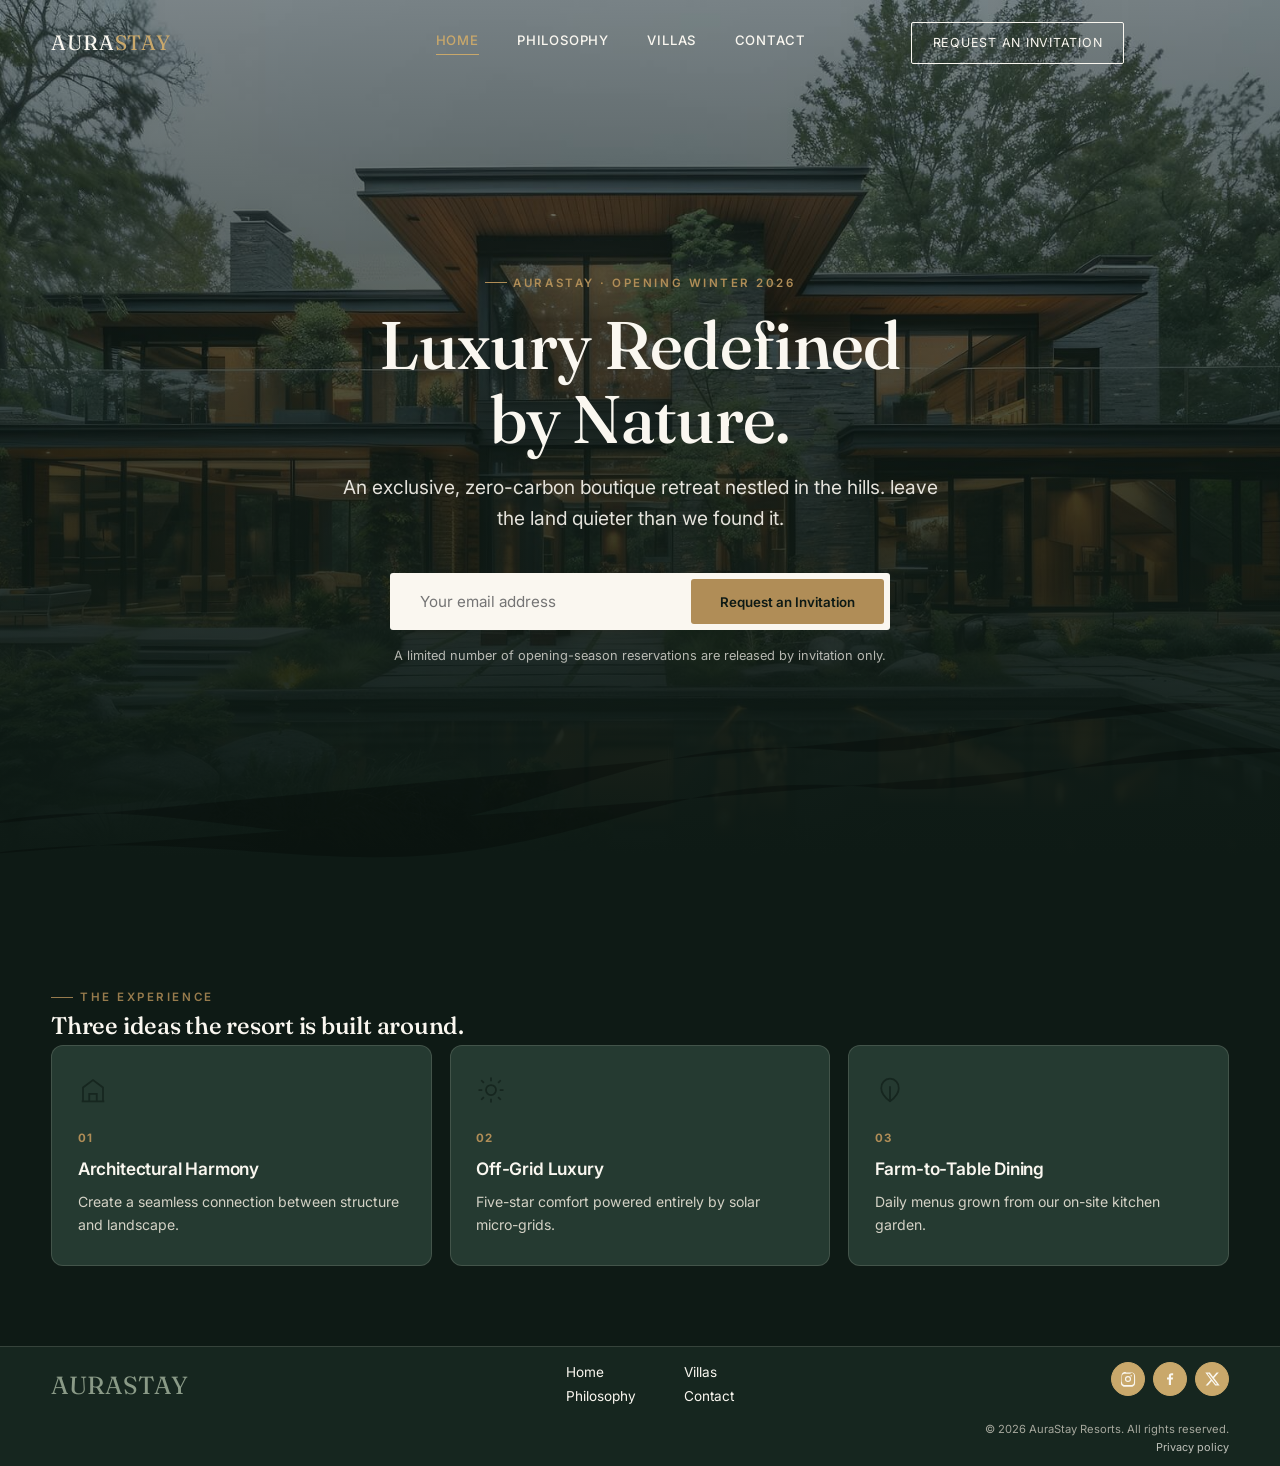
<file: aurastay-resort/index.html>
<!DOCTYPE html>
<html lang="en">
<head>
    <meta charset="UTF-8">
    <meta name="viewport" content="width=device-width, initial-scale=1.0">
    <title>AuraStay | Luxury Eco-Resort</title>
    <meta name="description" content="AuraStay is an exclusive, zero-carbon boutique retreat nestled in the hills, opening Winter 2026. Request an invitation.">
    <!-- Include your global stylesheet -->
    <link rel="stylesheet" href="css/styles.css">
    <!-- Google Fonts for High-End Look -->
    <link rel="preconnect" href="https://fonts.googleapis.com">
    <link rel="preconnect" href="https://fonts.gstatic.com" crossorigin>
    <link href="https://fonts.googleapis.com/css2?family=Inter:wght@300;400;500&family=Playfair+Display:ital,wght@0,400;0,600;1,400&display=swap" rel="stylesheet">
</head>
<body>

<header class="site-header">
  <a href="index.html" class="logo">AURA<span>STAY</span></a>
  <nav class="nav-links">
    <a href="index.html">Home</a>
    <a href="about.html">Philosophy</a>
    <a href="villas.html">Villas</a>
    <a href="contact.html">Contact</a>
  </nav>
<a href="contact.html#inquiry-form" class="nav-cta">Request an Invitation</a>  <button class="nav-toggle" aria-label="Open menu" aria-expanded="false"><span></span></button>
  <div class="nav-overlay"></div>
</header>

<main>

     <!-- ============== HERO ============== -->
    <section class="hero">
            <!--for some edits and drawing on the background-->
            <svg class="contour" viewBox="0 0 1200 400" preserveAspectRatio="none" aria-hidden="true">
            <path d="M-20,300 C150,250 250,340 400,300 C550,260 620,180 780,200 C920,218 980,120 1160,140" />
            <path d="M-20,340 C180,300 300,370 460,330 C600,296 660,230 820,250 C960,268 1040,180 1220,200" />
            </svg>
            <div class="hero-inner">
            <p class="eyebrow">AuraStay · Opening Winter 2026</p>
            <h1>Luxury Redefined<br>by Nature.</h1>
            <p class="sub">An exclusive, zero-carbon boutique retreat nestled in the hills. leave the land quieter than we found it.</p>
            
            <form class="hero-form" action="https://api.web3forms.com/submit" method="POST">
                <input type="hidden" name="access_key" value="d5903ab1-0819-4766-92a7-3bb84f823677">
                <input type="hidden" name="subject" value="New Waitlist Signup — AuraStay">
                <input type="checkbox" name="botcheck" class="sr-only" style="display:none;">
                <label for="waitlist-email" class="sr-only" style="position:absolute;left:-9999px;">Email address</label>
                <input id="waitlist-email" name="email" type="email" placeholder="Your email address" required>
                <button type="submit">Request an Invitation</button>
            </form>

            <p class="form-note">A limited number of opening-season reservations are released by invitation only.</p>
            </div>
    </section>

    <!-- ============== EXPERIENCE PILLARS ============== -->
    <section class="section">
        <div class="wrap">
        <div class="section-head reveal">
            <p class="eyebrow" style="justify-content:center;">The Experience</p>
            <h2>Three ideas the resort is built around.</h2>
        </div>
        <div class="pillars reveal-stagger">
            <div class="pillar">
            <svg class="icon" viewBox="0 0 24 24" fill="none" stroke="currentColor" stroke-width="1.4"><path d="M3 21h18M4 21V10l8-6 8 6v11M9 21v-6h6v6"/></svg>
            <span class="num">01</span>
            <h3>Architectural Harmony</h3>
            <p>Create a seamless connection between structure and landscape.</p>
            </div>
            <div class="pillar">
            <svg class="icon" viewBox="0 0 24 24" fill="none" stroke="currentColor" stroke-width="1.4"><circle cx="12" cy="12" r="4"/><path d="M12 2v3M12 19v3M4.2 4.2l2.1 2.1M17.7 17.7l2.1 2.1M2 12h3M19 12h3M4.2 19.8l2.1-2.1M17.7 6.3l2.1-2.1"/></svg>
            <span class="num">02</span>
            <h3>Off-Grid Luxury</h3>
            <p>Five-star comfort powered entirely by solar micro-grids.</p>
            </div>
            <div class="pillar">
            <svg class="icon" viewBox="0 0 24 24" fill="none" stroke="currentColor" stroke-width="1.4"><path d="M12 21c-4-3-7-6.5-7-10.5A7 7 0 0112 3a7 7 0 017 7.5c0 4-3 7.5-7 10.5z"/><path d="M12 21V9"/></svg>
            <span class="num">03</span>
            <h3>Farm-to-Table Dining</h3>
            <p>Daily menus grown from our on-site kitchen garden.</p>
            </div>
        </div>
        </div>
    </section>

</main>

<footer class="site-footer">
    <div class="wrap">
        <div class="footer-top">
        <div class="footer-brand">
            <a href="index.html" class="logo">AURASTAY</a>
        </div>
        <div class="footer-cols">
            <ul class="footer-col">
            <li><a href="index.html">Home</a></li>
            <li><a href="about.html">Philosophy</a></li>
            </ul>
            <ul class="footer-col">
            <li><a href="villas.html">Villas</a></li>
            <li><a href="contact.html">Contact</a></li>
            </ul>
        </div>
        <div class="footer-social socials">
          <a href="https://www.instagram.com/nada.reda._?igsh=MThteHhkZXZ2dGNqbA%3D%3D&utm_source=qr" aria-label="Instagram">
            <svg viewBox="0 0 24 24" fill="currentColor" aria-hidden="true">
              <path d="M12 2.2c3.2 0 3.6 0 4.85.07 1.17.05 1.97.24 2.43.4a4.9 4.9 0 0 1 1.77 1.15 4.9 4.9 0 0 1 1.15 1.77c.16.46.35 1.26.4 2.43.06 1.25.07 1.65.07 4.85s0 3.6-.07 4.85c-.05 1.17-.24 1.97-.4 2.43a4.9 4.9 0 0 1-1.15 1.77 4.9 4.9 0 0 1-1.77 1.15c-.46.16-1.26.35-2.43.4-1.25.06-1.65.07-4.85.07s-3.6 0-4.85-.07c-1.17-.05-1.97-.24-2.43-.4a4.9 4.9 0 0 1-1.77-1.15 4.9 4.9 0 0 1-1.15-1.77c-.16-.46-.35-1.26-.4-2.43C2.2 15.6 2.2 15.2 2.2 12s0-3.6.07-4.85c.05-1.17.24-1.97.4-2.43a4.9 4.9 0 0 1 1.15-1.77A4.9 4.9 0 0 1 5.6 1.8c.46-.16 1.26-.35 2.43-.4C9.28 2.2 9.68 2.2 12 2.2zm0 1.8c-3.15 0-3.52 0-4.76.07-1.02.05-1.58.21-1.94.35-.49.19-.84.42-1.21.79-.37.37-.6.72-.79 1.21-.14.36-.3.92-.35 1.94C3 9.4 3 9.77 3 12s0 3.52.07 4.76c.05 1.02.21 1.58.35 1.94.19.49.42.84.79 1.21.37.37.72.6 1.21.79.36.14.92.3 1.94.35C8.48 20.98 8.85 21 12 21s3.52 0 4.76-.07c1.02-.05 1.58-.21 1.94-.35.49-.19.84-.42 1.21-.79.37-.37.6-.72.79-1.21.14-.36.3-.92.35-1.94.07-1.24.07-1.61.07-4.76s0-3.52-.07-4.76c-.05-1.02-.21-1.58-.35-1.94a3.1 3.1 0 0 0-.79-1.21 3.1 3.1 0 0 0-1.21-.79c-.36-.14-.92-.3-1.94-.35C15.52 4 15.15 4 12 4zm0 3.4a4.6 4.6 0 1 1 0 9.2 4.6 4.6 0 0 1 0-9.2zm0 1.8a2.8 2.8 0 1 0 0 5.6 2.8 2.8 0 0 0 0-5.6zm5.85-2a1.08 1.08 0 1 1-2.16 0 1.08 1.08 0 0 1 2.16 0z"/>
            </svg>
          </a>
          <a href="https://www.facebook.com/share/1Bbn8VjTwo/?mibextid=wwXIfr" aria-label="Facebook">
            <svg viewBox="0 0 24 24" fill="currentColor" aria-hidden="true">
              <path d="M13.5 21v-8.1h2.72l.41-3.16h-3.13V7.75c0-.91.25-1.53 1.56-1.53h1.67V3.4c-.29-.04-1.28-.12-2.43-.12-2.4 0-4.05 1.47-4.05 4.16v2.32H7.5v3.16h2.75V21h3.25z"/>
            </svg>
          </a>
          <a href="#" aria-label="X (formerly Twitter)">
            <svg viewBox="0 0 24 24" fill="currentColor" aria-hidden="true">
              <path d="M18.9 2.4h3.3l-7.2 8.24 8.47 11.2h-6.63l-5.2-6.8-5.94 6.8H2.4l7.7-8.82L2 2.4h6.8l4.7 6.22 5.4-6.22zm-1.16 17.5h1.83L7.1 4.16H5.14L17.74 19.9z"/>
            </svg>
          </a>
        </div>
        </div>
        <div class="footer-bottom">
        <span>© 2026 AuraStay Resorts. All rights reserved.</span>
        </div>


          <p class="policy-text">
            <a href="#" class="policy-link">Privacy policy</a>
          </p>
    </div>
</footer>

<script src="js/main.js"></script>
</body>
</html>
</file>
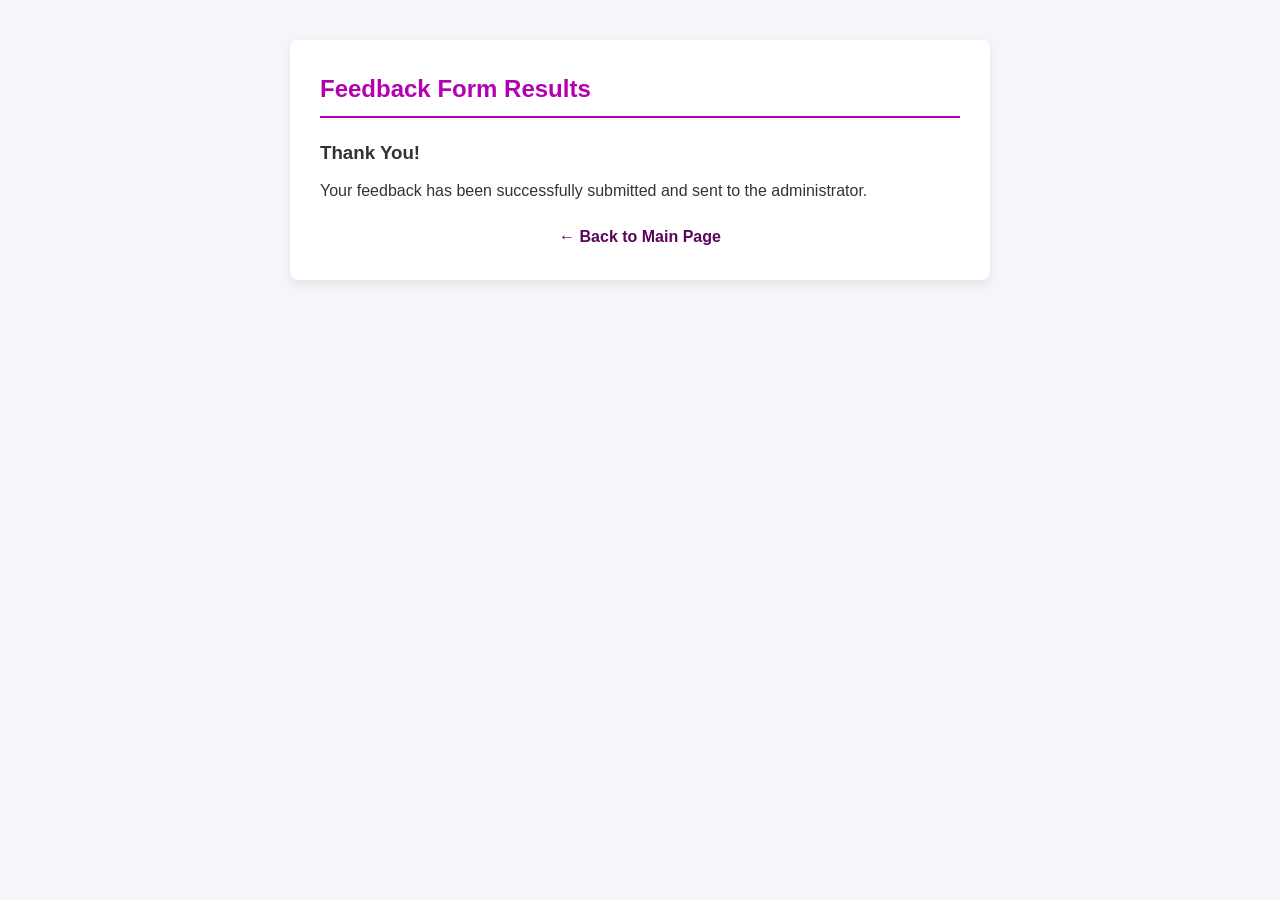
<file: about_me(robo_tech task)/results.html>
<!DOCTYPE html>
<html lang="en">
<head>
    <meta charset="UTF-8">
    <meta name="viewport" content="width=device-width, initial-scale=1.0">
    <title>Feedback Results</title>
    <link rel="stylesheet" href="style.css">
</head>
<body>
    <section class="container results-container">
        <h2>Feedback Form Results</h2>
        <div class="success-message">
            <i class="fa-solid fa-circle-check"></i>
            <h3>Thank You!</h3>
            <p>Your feedback has been successfully submitted and sent to the administrator.</p>
        </div>
        <p class="nav-link">
            <a href="index.html">&larr; Back to Main Page</a>
        </p>
    </section>
</body>
</html>
</file>
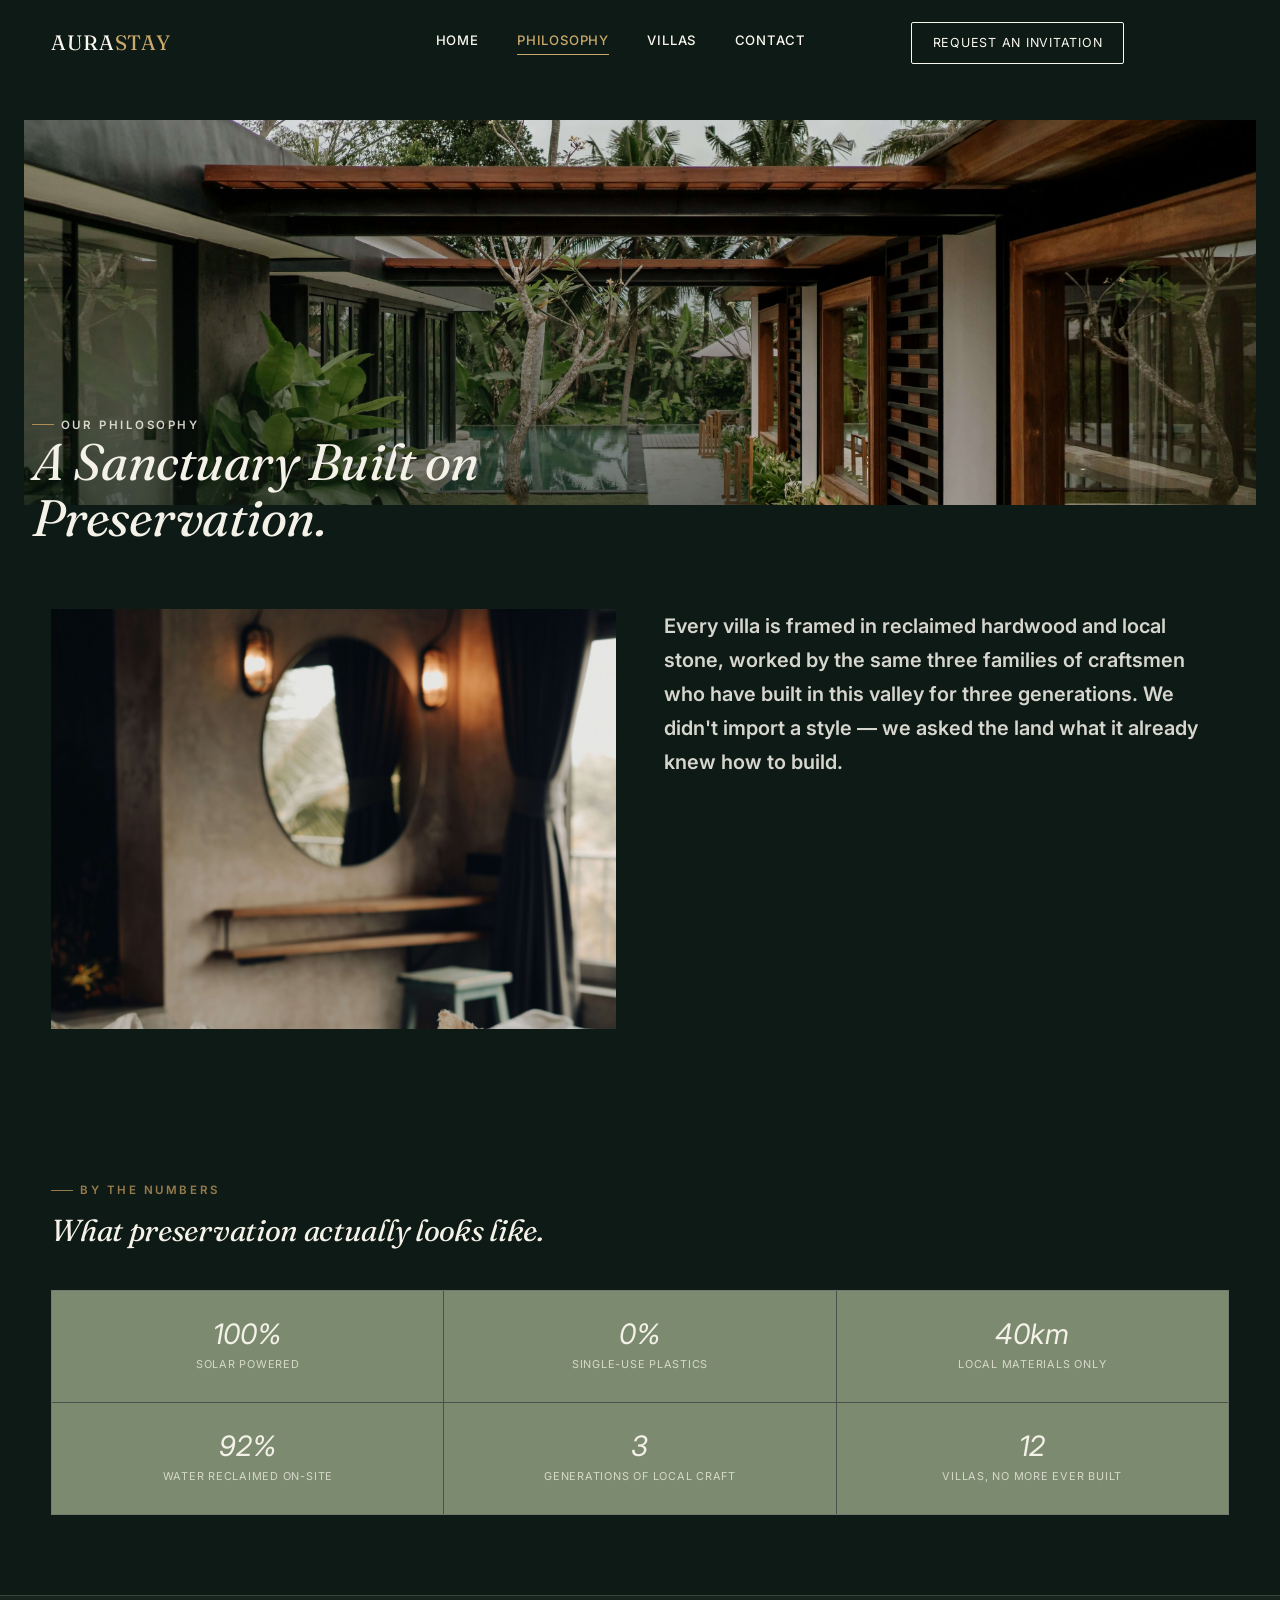
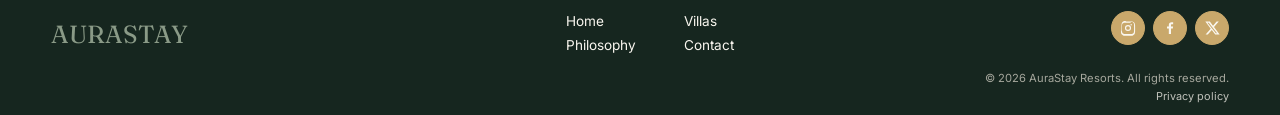
<file: aurastay-resort/about.html>
<!DOCTYPE html>
<html lang="en">
<head>
<meta charset="UTF-8">
<meta name="viewport" content="width=device-width, initial-scale=1.0">
<title>Our Philosophy — AuraStay</title>
<meta name="description" content="A sanctuary built on preservation: AuraStay's zero-carbon mission, local craftsmanship, and water-conservation methods.">
<link rel="stylesheet" href="css/styles.css">
</head>
<body>

<header class="site-header">
  <a href="index.html" class="logo">AURA<span>STAY</span></a>
  <nav class="nav-links">
    <a href="index.html">Home</a>
    <a href="about.html">Philosophy</a>
    <a href="villas.html">Villas</a>
    <a href="contact.html">Contact</a>
  </nav>
<a href="contact.html#inquiry-form" class="nav-cta">Request an Invitation</a>  <button class="nav-toggle" aria-label="Open menu" aria-expanded="false"><span></span></button>
  <div class="nav-overlay"></div>
</header>

<main>

<!-- ============== EDITORIAL HEADER ============== -->
<section class="hero hero--image">
  <img src="assets\book_img.jpg" alt="Lush hillside surrounding AuraStay" class="hero-img">
  <div class="hero-inner">
    <p class="eyebrow">Our Philosophy</p>
    <h1>A Sanctuary Built on Preservation.</h1>
  </div>
</section>


<!-- ============== SPLIT NARRATIVE ============== -->
<section class="section section--tight">
  <div class="wrap split">
    
    <!-- Left Side: Image -->
    <div class="media ph-3 reveal">
      <img src="assets\inside_img.jpg" alt="Canopy Suite exterior" class="media-img">
    </div>

    <!-- Right Side: Text -->
    <div class="text-block reveal">
      <p class="premium-text">Every villa is framed in reclaimed hardwood and local stone, worked by the same three families of craftsmen who have built in this valley for three generations. We didn't import a style — we asked the land what it already knew how to build.</p>
    </div>

  </div>
</section>

  <!-- ============== SUSTAINABILITY MATRIX ============== -->
  <section class="section section--dark">
    <div class="wrap">
      <div class="section-head reveal">
        <p class="eyebrow">By the Numbers</p>
        <h2>What preservation actually looks like.</h2>
      </div>
      <div class="matrix reveal-stagger">
        <div class="matrix-item">
          <div class="stat">100%</div>
          <div class="label">Solar Powered</div>
        </div>
        <div class="matrix-item">
          <div class="stat">0%</div>
          <div class="label">Single-Use Plastics</div>
        </div>
        <div class="matrix-item">
          <div class="stat">40km</div>
          <div class="label">Local Materials Only</div>
        </div>
        <div class="matrix-item">
          <div class="stat">92%</div>
          <div class="label">Water Reclaimed On-Site</div>
        </div>
        <div class="matrix-item">
          <div class="stat">3</div>
          <div class="label">Generations of Local Craft</div>
        </div>
        <div class="matrix-item">
          <div class="stat">12</div>
          <div class="label">Villas, No More Ever Built</div>
        </div>
      </div>
    </div>
  </section>

</main>
<footer class="site-footer">
    <div class="wrap">
        <div class="footer-top">
        <div class="footer-brand">
            <a href="index.html" class="logo">AURASTAY</a>
        </div>
        <div class="footer-cols">
            <ul class="footer-col">
            <li><a href="index.html">Home</a></li>
            <li><a href="about.html">Philosophy</a></li>
            </ul>
            <ul class="footer-col">
            <li><a href="villas.html">Villas</a></li>
            <li><a href="contact.html">Contact</a></li>
            </ul>
        </div>
        <div class="footer-social socials">
          <a href="https://www.instagram.com/nada.reda._?igsh=MThteHhkZXZ2dGNqbA%3D%3D&utm_source=qr" aria-label="Instagram">
            <svg viewBox="0 0 24 24" fill="currentColor" aria-hidden="true">
              <path d="M12 2.2c3.2 0 3.6 0 4.85.07 1.17.05 1.97.24 2.43.4a4.9 4.9 0 0 1 1.77 1.15 4.9 4.9 0 0 1 1.15 1.77c.16.46.35 1.26.4 2.43.06 1.25.07 1.65.07 4.85s0 3.6-.07 4.85c-.05 1.17-.24 1.97-.4 2.43a4.9 4.9 0 0 1-1.15 1.77 4.9 4.9 0 0 1-1.77 1.15c-.46.16-1.26.35-2.43.4-1.25.06-1.65.07-4.85.07s-3.6 0-4.85-.07c-1.17-.05-1.97-.24-2.43-.4a4.9 4.9 0 0 1-1.77-1.15 4.9 4.9 0 0 1-1.15-1.77c-.16-.46-.35-1.26-.4-2.43C2.2 15.6 2.2 15.2 2.2 12s0-3.6.07-4.85c.05-1.17.24-1.97.4-2.43a4.9 4.9 0 0 1 1.15-1.77A4.9 4.9 0 0 1 5.6 1.8c.46-.16 1.26-.35 2.43-.4C9.28 2.2 9.68 2.2 12 2.2zm0 1.8c-3.15 0-3.52 0-4.76.07-1.02.05-1.58.21-1.94.35-.49.19-.84.42-1.21.79-.37.37-.6.72-.79 1.21-.14.36-.3.92-.35 1.94C3 9.4 3 9.77 3 12s0 3.52.07 4.76c.05 1.02.21 1.58.35 1.94.19.49.42.84.79 1.21.37.37.72.6 1.21.79.36.14.92.3 1.94.35C8.48 20.98 8.85 21 12 21s3.52 0 4.76-.07c1.02-.05 1.58-.21 1.94-.35.49-.19.84-.42 1.21-.79.37-.37.6-.72.79-1.21.14-.36.3-.92.35-1.94.07-1.24.07-1.61.07-4.76s0-3.52-.07-4.76c-.05-1.02-.21-1.58-.35-1.94a3.1 3.1 0 0 0-.79-1.21 3.1 3.1 0 0 0-1.21-.79c-.36-.14-.92-.3-1.94-.35C15.52 4 15.15 4 12 4zm0 3.4a4.6 4.6 0 1 1 0 9.2 4.6 4.6 0 0 1 0-9.2zm0 1.8a2.8 2.8 0 1 0 0 5.6 2.8 2.8 0 0 0 0-5.6zm5.85-2a1.08 1.08 0 1 1-2.16 0 1.08 1.08 0 0 1 2.16 0z"/>
            </svg>
          </a>
          <a href="https://www.facebook.com/share/1Bbn8VjTwo/?mibextid=wwXIfr" aria-label="Facebook">
            <svg viewBox="0 0 24 24" fill="currentColor" aria-hidden="true">
              <path d="M13.5 21v-8.1h2.72l.41-3.16h-3.13V7.75c0-.91.25-1.53 1.56-1.53h1.67V3.4c-.29-.04-1.28-.12-2.43-.12-2.4 0-4.05 1.47-4.05 4.16v2.32H7.5v3.16h2.75V21h3.25z"/>
            </svg>
          </a>
          <a href="#" aria-label="X (formerly Twitter)">
            <svg viewBox="0 0 24 24" fill="currentColor" aria-hidden="true">
              <path d="M18.9 2.4h3.3l-7.2 8.24 8.47 11.2h-6.63l-5.2-6.8-5.94 6.8H2.4l7.7-8.82L2 2.4h6.8l4.7 6.22 5.4-6.22zm-1.16 17.5h1.83L7.1 4.16H5.14L17.74 19.9z"/>
            </svg>
          </a>
        </div>
        </div>
        <div class="footer-bottom">
        <span>© 2026 AuraStay Resorts. All rights reserved.</span>
        </div>


          <p class="policy-text">
            <a href="#" class="policy-link">Privacy policy</a>
          </p>
    </div>
</footer>


<script src="js/main.js"></script>
</body>
</html>
</file>
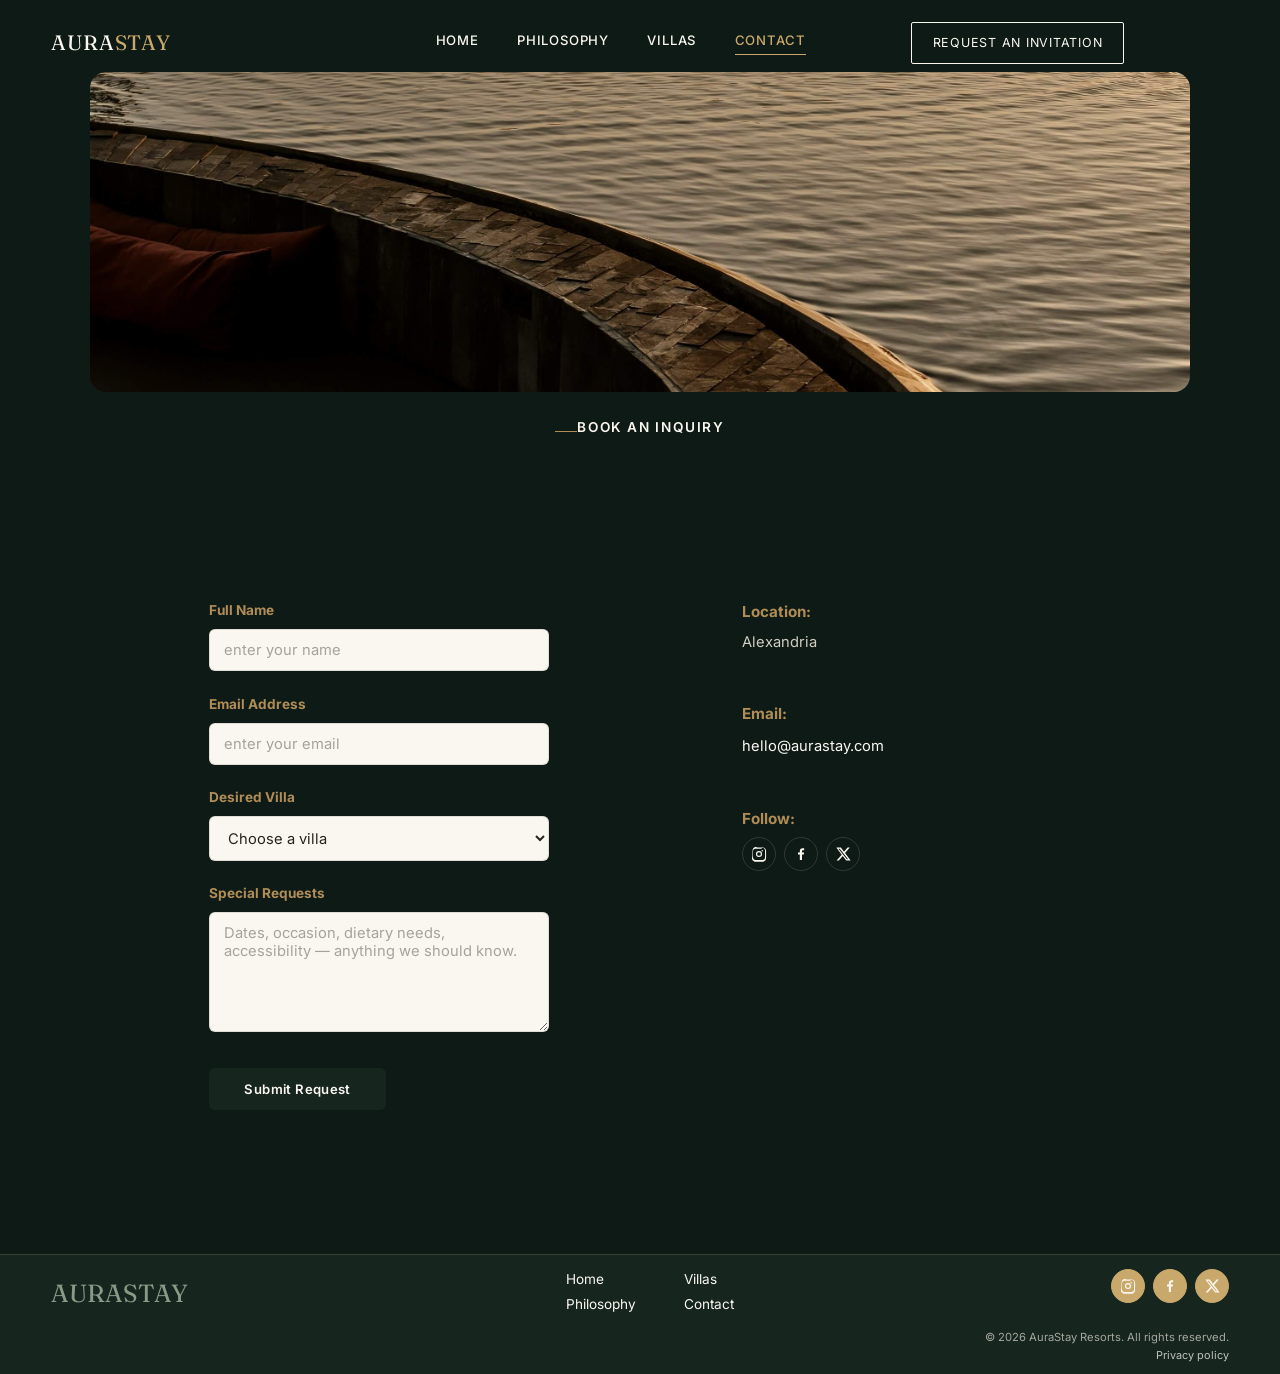
<file: aurastay-resort/contact.html>
<!DOCTYPE html>
<html lang="en">
<head>
<meta charset="UTF-8">
<meta name="viewport" content="width=device-width, initial-scale=1.0">
<title>Book an Inquiry — AuraStay</title>
<meta name="description" content="Submit a reservation inquiry for AuraStay's opening season, or reach the resort directly.">
<link rel="stylesheet" href="css/styles.css">
</head>



<body>

<header class="site-header">
  <a href="index.html" class="logo">AURA<span>STAY</span></a>
  <nav class="nav-links">
    <a href="index.html">Home</a>
    <a href="about.html">Philosophy</a>
    <a href="villas.html">Villas</a>
    <a href="contact.html">Contact</a>
  </nav>
<a href="contact.html#inquiry-form" class="nav-cta">Request an Invitation</a>  
<button class="nav-toggle" aria-label="Open menu" aria-expanded="false"><span></span></button>
  <div class="nav-overlay"></div>
</header>

<main>

<section class="inquiry-hero">
  <img src="assets\pool_one.jpg" alt="Forest lake at AuraStay" class="inquiry-hero-img">
  <div class="inquiry-hero-inner">
    <p class="eyebrow">Book an Inquiry</p>
  </div>
</section>

  <section class="section section--sand">
    <div class="wrap contact-grid">

      <div class="reveal">

      <form class="inquiry-form" id="inquiry-form" action="https://api.web3forms.com/submit" method="POST">
          <input type="hidden" name="access_key" value="d5903ab1-0819-4766-92a7-3bb84f823677">
          <input type="hidden" name="subject" value="New AuraStay Inquiry">
          <input type="checkbox" name="botcheck" class="sr-only" style="display:none;">

          <div class="field">
              <label for="full-name">Full Name</label>
              <input id="full-name" name="name" type="text" required autocomplete="name" placeholder="enter your name">
          </div>
          <div class="field">
              <label for="email">Email Address</label>
              <input id="email" name="email" type="email" required autocomplete="email" placeholder="enter your email">
          </div>
          <div class="field field select-wrap">
              <label for="villa-type">Desired Villa</label>
              <select id="villa-type" name="villa_type" required>
                  <option value="" disabled selected>Choose a villa</option>
                  <option value="The Canopy Suite">The Canopy Suite</option>
                  <option value="The Oasis Villa">The Oasis Villa</option>
                  <option value="Undecided">Not sure yet</option>
              </select>
          </div>
          <div class="field">
              <label for="requests">Special Requests</label>
              <textarea id="requests" name="requests" placeholder="Dates, occasion, dietary needs, accessibility — anything we should know."></textarea>
          </div>
          <button type="submit" class="btn btn-solid">Submit Request</button>
          <p class="form-status" role="status" aria-live="polite"></p>
      </form>
      
      </div>

      <aside class="contact-side reveal">
        <div class="block">
          <h4>Location:</h4>
          <p>Alexandria</p>
        </div>
        <div class="block">
          <h4>Email:</h4>
          <a href="nadareda20000007@gmail.com">hello@aurastay.com</a>
        </div>
        <div class="block">
          <h4>Follow:</h4>
        <div class="contact-socials">
          <a href="https://www.instagram.com/nada.reda._?igsh=MThteHhkZXZ2dGNqbA%3D%3D&utm_source=qr" aria-label="Instagram">
            <svg viewBox="0 0 24 24" fill="currentColor" aria-hidden="true">
              <path d="M12 2.2c3.2 0 3.6 0 4.85.07 1.17.05 1.97.24 2.43.4a4.9 4.9 0 0 1 1.77 1.15 4.9 4.9 0 0 1 1.15 1.77c.16.46.35 1.26.4 2.43.06 1.25.07 1.65.07 4.85s0 3.6-.07 4.85c-.05 1.17-.24 1.97-.4 2.43a4.9 4.9 0 0 1-1.15 1.77 4.9 4.9 0 0 1-1.77 1.15c-.46.16-1.26.35-2.43.4-1.25.06-1.65.07-4.85.07s-3.6 0-4.85-.07c-1.17-.05-1.97-.24-2.43-.4a4.9 4.9 0 0 1-1.77-1.15 4.9 4.9 0 0 1-1.15-1.77c-.16-.46-.35-1.26-.4-2.43C2.2 15.6 2.2 15.2 2.2 12s0-3.6.07-4.85c.05-1.17.24-1.97.4-2.43a4.9 4.9 0 0 1 1.15-1.77A4.9 4.9 0 0 1 5.6 1.8c.46-.16 1.26-.35 2.43-.4C9.28 2.2 9.68 2.2 12 2.2zm0 1.8c-3.15 0-3.52 0-4.76.07-1.02.05-1.58.21-1.94.35-.49.19-.84.42-1.21.79-.37.37-.6.72-.79 1.21-.14.36-.3.92-.35 1.94C3 9.4 3 9.77 3 12s0 3.52.07 4.76c.05 1.02.21 1.58.35 1.94.19.49.42.84.79 1.21.37.37.72.6 1.21.79.36.14.92.3 1.94.35C8.48 20.98 8.85 21 12 21s3.52 0 4.76-.07c1.02-.05 1.58-.21 1.94-.35.49-.19.84-.42 1.21-.79.37-.37.6-.72.79-1.21.14-.36.3-.92.35-1.94.07-1.24.07-1.61.07-4.76s0-3.52-.07-4.76c-.05-1.02-.21-1.58-.35-1.94a3.1 3.1 0 0 0-.79-1.21 3.1 3.1 0 0 0-1.21-.79c-.36-.14-.92-.3-1.94-.35C15.52 4 15.15 4 12 4zm0 3.4a4.6 4.6 0 1 1 0 9.2 4.6 4.6 0 0 1 0-9.2zm0 1.8a2.8 2.8 0 1 0 0 5.6 2.8 2.8 0 0 0 0-5.6zm5.85-2a1.08 1.08 0 1 1-2.16 0 1.08 1.08 0 0 1 2.16 0z"/>
            </svg>
          </a>
          <a href="https://www.facebook.com/share/1Bbn8VjTwo/?mibextid=wwXIfr" aria-label="Facebook">
            <svg viewBox="0 0 24 24" fill="currentColor" aria-hidden="true">
              <path d="M13.5 21v-8.1h2.72l.41-3.16h-3.13V7.75c0-.91.25-1.53 1.56-1.53h1.67V3.4c-.29-.04-1.28-.12-2.43-.12-2.4 0-4.05 1.47-4.05 4.16v2.32H7.5v3.16h2.75V21h3.25z"/>
            </svg>
          </a>
          <a href="#" aria-label="X (formerly Twitter)">
            <svg viewBox="0 0 24 24" fill="currentColor" aria-hidden="true">
              <path d="M18.9 2.4h3.3l-7.2 8.24 8.47 11.2h-6.63l-5.2-6.8-5.94 6.8H2.4l7.7-8.82L2 2.4h6.8l4.7 6.22 5.4-6.22zm-1.16 17.5h1.83L7.1 4.16H5.14L17.74 19.9z"/>
            </svg>
          </a>
        </div>
        </div>
      </aside>

    </div>
  </section>

</main>

<footer class="site-footer">
    <div class="wrap">
        <div class="footer-top">
        <div class="footer-brand">
            <a href="index.html" class="logo">AURASTAY</a>
        </div>
        <div class="footer-cols">
            <ul class="footer-col">
            <li><a href="index.html">Home</a></li>
            <li><a href="about.html">Philosophy</a></li>
            </ul>
            <ul class="footer-col">
            <li><a href="villas.html">Villas</a></li>
            <li><a href="contact.html">Contact</a></li>
            </ul>
        </div>
        <div class="footer-social socials">
          <a href="https://www.instagram.com/nada.reda._?igsh=MThteHhkZXZ2dGNqbA%3D%3D&utm_source=qr" aria-label="Instagram">
            <svg viewBox="0 0 24 24" fill="currentColor" aria-hidden="true">
              <path d="M12 2.2c3.2 0 3.6 0 4.85.07 1.17.05 1.97.24 2.43.4a4.9 4.9 0 0 1 1.77 1.15 4.9 4.9 0 0 1 1.15 1.77c.16.46.35 1.26.4 2.43.06 1.25.07 1.65.07 4.85s0 3.6-.07 4.85c-.05 1.17-.24 1.97-.4 2.43a4.9 4.9 0 0 1-1.15 1.77 4.9 4.9 0 0 1-1.77 1.15c-.46.16-1.26.35-2.43.4-1.25.06-1.65.07-4.85.07s-3.6 0-4.85-.07c-1.17-.05-1.97-.24-2.43-.4a4.9 4.9 0 0 1-1.77-1.15 4.9 4.9 0 0 1-1.15-1.77c-.16-.46-.35-1.26-.4-2.43C2.2 15.6 2.2 15.2 2.2 12s0-3.6.07-4.85c.05-1.17.24-1.97.4-2.43a4.9 4.9 0 0 1 1.15-1.77A4.9 4.9 0 0 1 5.6 1.8c.46-.16 1.26-.35 2.43-.4C9.28 2.2 9.68 2.2 12 2.2zm0 1.8c-3.15 0-3.52 0-4.76.07-1.02.05-1.58.21-1.94.35-.49.19-.84.42-1.21.79-.37.37-.6.72-.79 1.21-.14.36-.3.92-.35 1.94C3 9.4 3 9.77 3 12s0 3.52.07 4.76c.05 1.02.21 1.58.35 1.94.19.49.42.84.79 1.21.37.37.72.6 1.21.79.36.14.92.3 1.94.35C8.48 20.98 8.85 21 12 21s3.52 0 4.76-.07c1.02-.05 1.58-.21 1.94-.35.49-.19.84-.42 1.21-.79.37-.37.6-.72.79-1.21.14-.36.3-.92.35-1.94.07-1.24.07-1.61.07-4.76s0-3.52-.07-4.76c-.05-1.02-.21-1.58-.35-1.94a3.1 3.1 0 0 0-.79-1.21 3.1 3.1 0 0 0-1.21-.79c-.36-.14-.92-.3-1.94-.35C15.52 4 15.15 4 12 4zm0 3.4a4.6 4.6 0 1 1 0 9.2 4.6 4.6 0 0 1 0-9.2zm0 1.8a2.8 2.8 0 1 0 0 5.6 2.8 2.8 0 0 0 0-5.6zm5.85-2a1.08 1.08 0 1 1-2.16 0 1.08 1.08 0 0 1 2.16 0z"/>
            </svg>
          </a>
          <a href="https://www.facebook.com/share/1Bbn8VjTwo/?mibextid=wwXIfr" aria-label="Facebook">
            <svg viewBox="0 0 24 24" fill="currentColor" aria-hidden="true">
              <path d="M13.5 21v-8.1h2.72l.41-3.16h-3.13V7.75c0-.91.25-1.53 1.56-1.53h1.67V3.4c-.29-.04-1.28-.12-2.43-.12-2.4 0-4.05 1.47-4.05 4.16v2.32H7.5v3.16h2.75V21h3.25z"/>
            </svg>
          </a>
          <a href="#" aria-label="X (formerly Twitter)">
            <svg viewBox="0 0 24 24" fill="currentColor" aria-hidden="true">
              <path d="M18.9 2.4h3.3l-7.2 8.24 8.47 11.2h-6.63l-5.2-6.8-5.94 6.8H2.4l7.7-8.82L2 2.4h6.8l4.7 6.22 5.4-6.22zm-1.16 17.5h1.83L7.1 4.16H5.14L17.74 19.9z"/>
            </svg>
          </a>
        </div>
        </div>
        <div class="footer-bottom">
        <span>© 2026 AuraStay Resorts. All rights reserved.</span>
        </div>


          <p class="policy-text">
            <a href="#" class="policy-link">Privacy policy</a>
          </p>
    </div>
</footer>

<script src="js/main.js"></script>
</body>
</html>
</file>
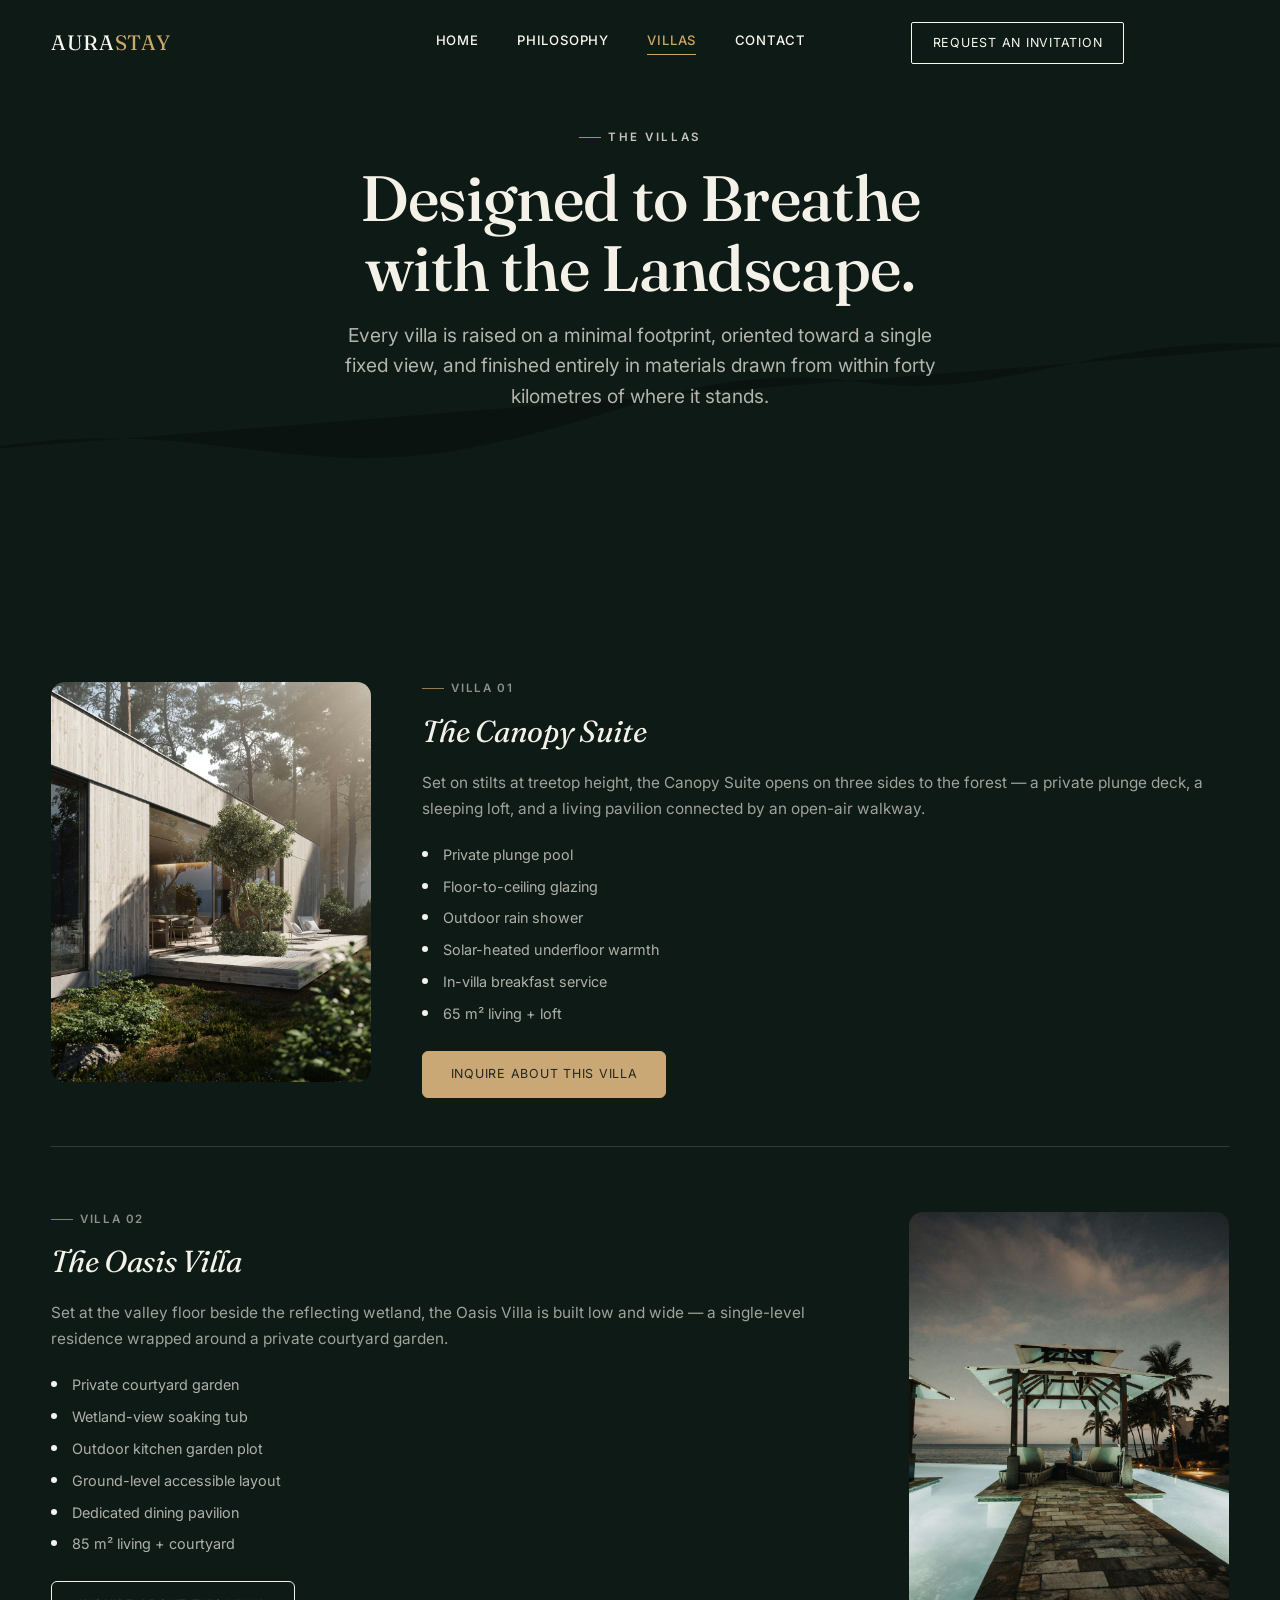
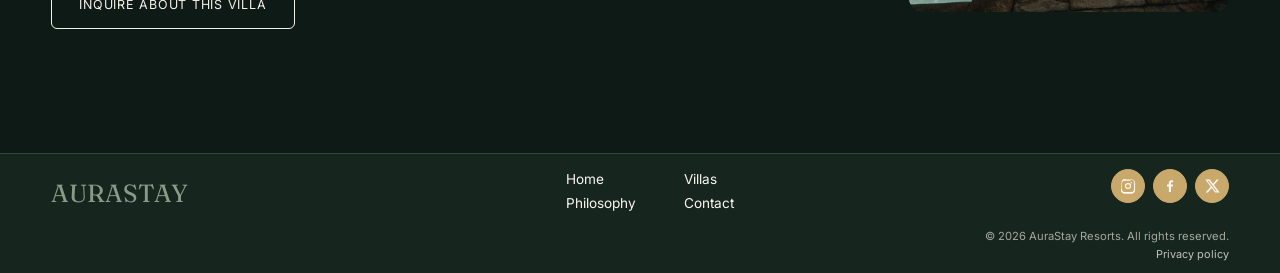
<file: aurastay-resort/villas.html>
<!DOCTYPE html>
<html lang="en">
<head>
<meta charset="UTF-8">
<meta name="viewport" content="width=device-width, initial-scale=1.0">
<title>Our Philosophy — AuraStay</title>
<meta name="description" content="A sanctuary built on preservation: AuraStay's zero-carbon mission, local craftsmanship, and water-conservation methods.">
<link rel="stylesheet" href="css/styles.css">
</head>
<body>

<header class="site-header">
  <a href="index.html" class="logo">AURA<span>STAY</span></a>
  <nav class="nav-links">
    <a href="index.html">Home</a>
    <a href="about.html">Philosophy</a>
    <a href="villas.html">Villas</a>
    <a href="contact.html">Contact</a>
  </nav>
<a href="contact.html#inquiry-form" class="nav-cta">Request an Invitation</a>  <button class="nav-toggle" aria-label="Open menu" aria-expanded="false"><span></span></button>
  <div class="nav-overlay"></div>
</header>

<main>

  <!-- ============== INTRO HEADER ============== -->
  <section class="hero villas-hero" style="min-height:60vh;">
    <svg class="contour" viewBox="0 0 1200 400" preserveAspectRatio="none" aria-hidden="true">
      <path d="M-20,280 C170,230 270,320 430,280 C590,240 650,160 810,190 C950,216 1030,120 1220,140" />
    </svg>
    <div class="hero-inner">
      <p class="eyebrow">The Villas</p>
      <h1 style="font-size:clamp(2.2rem,5vw,4rem);">Designed to Breathe<br>with the Landscape.</h1>
      <p class="sub">Every villa is raised on a minimal footprint, oriented toward a single fixed view, and finished entirely in materials drawn from within forty kilometres of where it stands.</p>
    </div>
  </section>

  <!-- ============== CATALOG ============== -->
  <section class="section villas-catalog">
    <div class="wrap">

      <div class="villa-row reveal">
        <!-- Villa 01 -->
        <div class="media ph-1">
          <img src="assets/canopy_suite.jpg" alt="The Canopy Suite exterior at treetop height">
          <span class="media-caption">The Canopy Suite — treeline villa</span>
        </div>
        <div class="villa-copy">
          <p class="eyebrow">Villa 01</p>
          <h3>The Canopy Suite</h3>
          <p>Set on stilts at treetop height, the Canopy Suite opens on three sides to the forest — a private plunge deck, a sleeping loft, and a living pavilion connected by an open-air walkway.</p>
          <ul class="amenities">
            <li>Private plunge pool</li>
            <li>Floor-to-ceiling glazing</li>
            <li>Outdoor rain shower</li>
            <li>Solar-heated underfloor warmth</li>
            <li>In-villa breakfast service</li>
            <li>65 m² living + loft</li>
          </ul>
          <a href="contact.html" class="btn btn-outline">Inquire About This Villa</a>
        </div>
      </div>

      <div class="villa-row reverse reveal">
        <!-- Villa 02 -->
        <div class="media ph-2">
          <img src="assets/osis_villa.jpg" alt="The Oasis Villa courtyard at the valley floor">
          <span class="media-caption">The Oasis Villa — valley-floor villa</span>
        </div>
        <div class="villa-copy">
          <p class="eyebrow">Villa 02</p>
          <h3>The Oasis Villa</h3>
          <p>Set at the valley floor beside the reflecting wetland, the Oasis Villa is built low and wide — a single-level residence wrapped around a private courtyard garden.</p>
          <ul class="amenities">
            <li>Private courtyard garden</li>
            <li>Wetland-view soaking tub</li>
            <li>Outdoor kitchen garden plot</li>
            <li>Ground-level accessible layout</li>
            <li>Dedicated dining pavilion</li>
            <li>85 m² living + courtyard</li>
          </ul>
          <a href="contact.html" class="btn btn-outline">Inquire About This Villa</a>
        </div>
      </div>

    </div>
  </section>

</main>


<footer class="site-footer">
    <div class="wrap">
        <div class="footer-top">
        <div class="footer-brand">
            <a href="index.html" class="logo">AURASTAY</a>
        </div>
        <div class="footer-cols">
            <ul class="footer-col">
            <li><a href="index.html">Home</a></li>
            <li><a href="about.html">Philosophy</a></li>
            </ul>
            <ul class="footer-col">
            <li><a href="villas.html">Villas</a></li>
            <li><a href="contact.html">Contact</a></li>
            </ul>
        </div>
        <div class="footer-social socials">
          <a href="https://www.instagram.com/nada.reda._?igsh=MThteHhkZXZ2dGNqbA%3D%3D&utm_source=qr" aria-label="Instagram">
            <svg viewBox="0 0 24 24" fill="currentColor" aria-hidden="true">
              <path d="M12 2.2c3.2 0 3.6 0 4.85.07 1.17.05 1.97.24 2.43.4a4.9 4.9 0 0 1 1.77 1.15 4.9 4.9 0 0 1 1.15 1.77c.16.46.35 1.26.4 2.43.06 1.25.07 1.65.07 4.85s0 3.6-.07 4.85c-.05 1.17-.24 1.97-.4 2.43a4.9 4.9 0 0 1-1.15 1.77 4.9 4.9 0 0 1-1.77 1.15c-.46.16-1.26.35-2.43.4-1.25.06-1.65.07-4.85.07s-3.6 0-4.85-.07c-1.17-.05-1.97-.24-2.43-.4a4.9 4.9 0 0 1-1.77-1.15 4.9 4.9 0 0 1-1.15-1.77c-.16-.46-.35-1.26-.4-2.43C2.2 15.6 2.2 15.2 2.2 12s0-3.6.07-4.85c.05-1.17.24-1.97.4-2.43a4.9 4.9 0 0 1 1.15-1.77A4.9 4.9 0 0 1 5.6 1.8c.46-.16 1.26-.35 2.43-.4C9.28 2.2 9.68 2.2 12 2.2zm0 1.8c-3.15 0-3.52 0-4.76.07-1.02.05-1.58.21-1.94.35-.49.19-.84.42-1.21.79-.37.37-.6.72-.79 1.21-.14.36-.3.92-.35 1.94C3 9.4 3 9.77 3 12s0 3.52.07 4.76c.05 1.02.21 1.58.35 1.94.19.49.42.84.79 1.21.37.37.72.6 1.21.79.36.14.92.3 1.94.35C8.48 20.98 8.85 21 12 21s3.52 0 4.76-.07c1.02-.05 1.58-.21 1.94-.35.49-.19.84-.42 1.21-.79.37-.37.6-.72.79-1.21.14-.36.3-.92.35-1.94.07-1.24.07-1.61.07-4.76s0-3.52-.07-4.76c-.05-1.02-.21-1.58-.35-1.94a3.1 3.1 0 0 0-.79-1.21 3.1 3.1 0 0 0-1.21-.79c-.36-.14-.92-.3-1.94-.35C15.52 4 15.15 4 12 4zm0 3.4a4.6 4.6 0 1 1 0 9.2 4.6 4.6 0 0 1 0-9.2zm0 1.8a2.8 2.8 0 1 0 0 5.6 2.8 2.8 0 0 0 0-5.6zm5.85-2a1.08 1.08 0 1 1-2.16 0 1.08 1.08 0 0 1 2.16 0z"/>
            </svg>
          </a>
          <a href="https://www.facebook.com/share/1Bbn8VjTwo/?mibextid=wwXIfr" aria-label="Facebook">
            <svg viewBox="0 0 24 24" fill="currentColor" aria-hidden="true">
              <path d="M13.5 21v-8.1h2.72l.41-3.16h-3.13V7.75c0-.91.25-1.53 1.56-1.53h1.67V3.4c-.29-.04-1.28-.12-2.43-.12-2.4 0-4.05 1.47-4.05 4.16v2.32H7.5v3.16h2.75V21h3.25z"/>
            </svg>
          </a>
          <a href="#" aria-label="X (formerly Twitter)">
            <svg viewBox="0 0 24 24" fill="currentColor" aria-hidden="true">
              <path d="M18.9 2.4h3.3l-7.2 8.24 8.47 11.2h-6.63l-5.2-6.8-5.94 6.8H2.4l7.7-8.82L2 2.4h6.8l4.7 6.22 5.4-6.22zm-1.16 17.5h1.83L7.1 4.16H5.14L17.74 19.9z"/>
            </svg>
          </a>
        </div>
        </div>
        <div class="footer-bottom">
        <span>© 2026 AuraStay Resorts. All rights reserved.</span>
        </div>


          <p class="policy-text">
            <a href="#" class="policy-link">Privacy policy</a>
          </p>
    </div>
</footer>


<script src="js/main.js"></script>
</body>
</html>
</file>
<file: aurastay-resort/css/styles.css>
@import url('https://fonts.googleapis.com/css2?family=Fraunces:ital,opsz,wght@0,9..144,300;0,9..144,400;0,9..144,500;0,9..144,600;1,9..144,400&family=Inter:wght@400;500;600&display=swap');

:root{
  /* Color */
  --forest-deep: #0E1A15;
  --forest:      #16261F;
  --forest-mid:  #253A31;
  --sand:        #F3EDE0;
  --sand-light:  #FAF7F0;
  --brass:       #B08D57;
  --brass-light: #C9A86B;
  --sage:        #8A9A87;
  --charcoal:    #26261F;
  --line-dark:   rgba(243,237,224,0.14);
  --line-light:  rgba(38,38,31,0.12);

  /* FIX: these variables were used throughout the file (.pillar, .site-footer,
     .footer-bottom) but were never defined, so those rules were silently
     falling back to invalid/empty values. Defined here based on the existing palette. */
  --card:   var(--forest-mid);
  --border: var(--line-dark);
  --radius: 12px;
  --muted:  rgba(243,237,224,0.65);

  /* Type */
  --font-display: 'Fraunces', serif;
  --font-body: 'Inter', sans-serif;

  /* Rhythm */
  --gutter: clamp(1.5rem, 4vw, 4.5rem);
  --max-width: 1320px;
  --ease: cubic-bezier(.22,.61,.36,1);
}


/*
the star means                  every thing so it applies to every single item and hidden piece on the webpage.
*::before, *::after             including any imaginary decorative shapes I create in front of things (::before) or behind things (::after)—to follow the exact same packaging rules. No
box-sizing: border-box;         it forces every box on the website to behave logically
html                            refers to the entire web page as a whole.
scroll-behavior: smooth;        This turns on a smooth scrolling animation. Instead of teleporting
The body                        is the actual viewable area of the webpage where all the content lives. This section sets the default look for all the text and backgrounds
line-height:                     the hight between  each line
-webkit-font-smoothing: antialiased;    This is a special instruction for certain web browsers (like Safari and Chrome). It tells the computer to smooth out the edges of the text characters so they look crisp, sharp, and premium instead of blocky or pixelated.
*/
*, *::before, *::after{ box-sizing: border-box; }
html{ scroll-behavior: smooth; }
body{
  margin: 0;
  background: var(--forest-deep);
  color: var(--sand-light);
  font-family: var(--font-body);
  font-size: 16px;
  line-height: 1.6;
  -webkit-font-smoothing: antialiased;
}

img{ max-width: 100%; display: block; }
a{ color: inherit; text-decoration: none; }
ul{ margin: 0; padding: 0; list-style: none; }
h1,h2,h3,h4{ font-family: var(--font-display); margin: 0; font-weight: 500; letter-spacing: -0.01em; }
p{ margin: 0; }
button{ font-family: inherit; cursor: pointer; }

/* .wrap            (short for wrapper or container) as an invisible boundary wall on a webpage.  If you didn’t use a wrapper, text and images on a giant computer monitor would stretch wildly from the far-left edge of the screen to the far-right edge, making it incredibly uncomfortable to read. */
.wrap{ max-width: var(--max-width); margin: 0 auto; padding: 0 var(--gutter); }
/*This code is a special listener. It checks if the visitor has that setting turned on, and if they do, it instantly strips away all fast animations and moving parts from the website.*/
@media (prefers-reduced-motion: reduce){
  html{ scroll-behavior: auto; }
  *{ animation-duration: 0.01ms !important; transition-duration: 0.01ms !important; }
}
/*This code creates a highly visible outline that tracks exactly where the user is looking, but only when they need it. its only turned this highlight on if the user is navigating with a keyboard or a screen reader */
:focus-visible{
  outline: 2px solid var(--brass);
  outline-offset: 3px;
}










/* ---------------------------------------------------------------
   Header
--------------------------------------------------------------- */

.site-header{
  position: fixed;
  top: 0; left: 0; right: 0;
  z-index: 100;
  padding: 1.4rem var(--gutter);
  display: flex;
  align-items: center;
  justify-content: space-between;
  color: var(--sand-light);
  transition: background .4s var(--ease), padding .4s var(--ease), backdrop-filter .4s var(--ease);  /*Think of a transition as a director telling a website how to slow down time when a change happens.*/
}
/*is-scrolled    is in js, it makes a glass bar of the navigater then you scrool down so still be able to read it*/
.site-header.is-scrolled{
  background: rgba(14,26,21,0.86);
  backdrop-filter: blur(10px);
  padding: 0.85rem var(--gutter);
}
.site-header .logo{
  font-family: var(--font-display);
  font-size: 1.3rem;
  letter-spacing: .04em;
}
.site-header .logo span{ color: var(--brass-light); }
.nav-links{
  display: flex;
  align-items: center;
  gap: 2.4rem;
}
/*(a  stands for an anchor tag, which means a link) inside your navigation menu container (.nav-links).*/
.nav-links a{
  font-size: .82rem;
  letter-spacing: .06em;
  text-transform: uppercase;
  font-weight: 500;
  position: relative;
  padding-bottom: 4px;
  color: var(--sand-light);
}

/* FIX: this rule had no media query, so the 10rem push was also being
   applied on mobile — where .nav-links becomes a fixed, right-anchored
   drawer. A large margin-left on a fixed/right-anchored element can behave
   unpredictably, so it's now scoped to desktop widths only. */
@media (min-width: 769px) {
  .nav-links {
    margin-left: 10rem;   /* increase for more rightward push */
  }
}

/*The Magic Invisible Underline*/
.nav-links a::after{
  content: "";
  position: absolute;
  left: 0; right: 100%;
  bottom: 0;
  height: 1px;
  background: var(--brass-light);
  transition: right .35s var(--ease);
}

/*It takes that "squished, invisible line" we created in the last step and tells it exactly when to unzip and show itself, while also marking which page the user is currently looking at.*/
.nav-links a:hover::after,
.nav-links a[aria-current="page"]::after{ right: 0; }
.nav-links a[aria-current="page"]{ color: var(--brass-light); }

.nav-cta{
  border: 1px solid var(--sand-light);
  padding: .6rem 1.3rem;
  font-size: .78rem;
  letter-spacing: .06em;
  text-transform: uppercase;
  border-radius: 2px;
  transition: background .3s var(--ease), color .3s var(--ease), border-color .3s var(--ease);
}
.nav-cta:hover{
  background: var(--brass-light);
  border-color: var(--brass-light);
  color: var(--forest-deep);
}

/*  Hamburger Button
.nav-toggle span (The Middle Bar)
::before (The Top Bar)
*/
.nav-toggle {
  display: none;
  background: none;
  border: none;
  color: var(--sand-light);
  width: 32px;
  height: 22px;
  position: relative;
}
.nav-toggle span,
.nav-toggle span::before,
.nav-toggle span::after {
  content: "";
  position: absolute;
  left: 0;
  right: 0;
  height: 1px;
  background: currentColor;
  transition: transform .3s var(--ease), opacity .3s var(--ease);
}
.nav-toggle span { top: 50%; }
.nav-toggle span::before { top: -8px; }
.nav-toggle span::after { top: 8px; }
.nav-toggle[aria-expanded="true"] span { background: transparent; }
.nav-toggle[aria-expanded="true"] span::before { transform: translateY(8px) rotate(45deg); }
.nav-toggle[aria-expanded="true"] span::after { transform: translateY(-8px) rotate(-45deg); }
@media (max-width: 768px) {

  .nav-toggle {
    display: block;
    z-index: 1000;
  }

  .nav-cta {
    display: none;
  }

  /* Hidden by default; JS adds .is-open to reveal */
  .nav-links {
    display: none;

    position: fixed;
    top: 0;
    right: 0;
    width: 65%;
    height: 100vh;
    height: 100dvh;
    background: rgba(14, 26, 21, 0.98);
    backdrop-filter: blur(20px);
    -webkit-backdrop-filter: blur(20px);
    box-shadow: -10px 0 30px rgba(0, 0, 0, 0.15);

    padding: 100px 48px;
    padding-right: max(48px, env(safe-area-inset-right));
    flex-direction: column;
    gap: 1.5rem;

    transform: translateX(100%);
    transition: transform 0.75s cubic-bezier(0.22, 1, 0.36, 1);
    will-change: transform;
    z-index: 999;

    overflow-y: auto;
    -webkit-overflow-scrolling: touch;
  }

  .nav-links.is-open {
    display: flex;
    transform: translateX(0);
  }

  /* Links: refined resting state + intentional interaction */
  .nav-links a {
    position: relative;
    font-size: 1rem;
    letter-spacing: 0.1em;
    font-weight: 400;
    color: var(--sand-light);
    padding: 12px 0;
    border-bottom: 1px solid rgba(255, 255, 255, 0.05);
    text-decoration: none;

    opacity: 0;
    transform: translateX(12px);
    transition: color 0.3s ease, padding-left 0.3s ease,
                opacity 0.5s ease, transform 0.5s ease;
  }

  .nav-links.is-open a {
    opacity: 1;
    transform: translateX(0);
  }

  .nav-links.is-open a:nth-child(1) { transition-delay: 0.15s; }
  .nav-links.is-open a:nth-child(2) { transition-delay: 0.20s; }
  .nav-links.is-open a:nth-child(3) { transition-delay: 0.25s; }
  .nav-links.is-open a:nth-child(4) { transition-delay: 0.30s; }
  .nav-links.is-open a:nth-child(5) { transition-delay: 0.35s; }
  .nav-links.is-open a:nth-child(6) { transition-delay: 0.40s; }

  .nav-links a:hover,
  .nav-links a:focus-visible {
    color: var(--sand-light, #fff);
    padding-left: 6px;
  }

  .nav-links a:focus-visible {
    outline: 1px solid rgba(255, 255, 255, 0.4);
    outline-offset: 4px;
  }

  /* Overlay behind the drawer — blurs the page content underneath */
  .nav-overlay {
    position: fixed;
    inset: 0;
    background: rgba(14, 26, 21, 0.4);
    backdrop-filter: blur(6px);
    -webkit-backdrop-filter: blur(6px);
    opacity: 0;
    visibility: hidden;
    transition: opacity 0.5s ease, visibility 0.5s ease;
    z-index: 998;
  }

  .nav-overlay.is-open {
    opacity: 1;
    visibility: visible;
  }

  .mobile-nav .nav-cta {
    display: inline-block;
    margin-top: 1rem;
  }
}

/* Prevents background scroll while the drawer is open */
body.nav-open {
  overflow: hidden;
}






/* ---------------------------------------------------------------
    HERO SECTION
--------------------------------------------------------------- */
    /*background (image)*/
.hero {
  position: relative; /* Acts as the absolute anchor base for the wavy lines */
  min-height: 100vh; /* Forces the section to be at least 100% of the screen height */
  width: 100%;
  
  /* 1. APPLYING THE BACKGROUND IMAGE WITH A DARK FADE TINT */
  background-image: 
  linear-gradient(to bottom, rgba(14, 26, 21, 0.5) 0%, var(--forest-deep) 95%), 
  url('../assets/hero_image.jpg'); /* <-- Put your image file link right here! */
  
  /* 2. BACKGROUND SIZING TOOLS */
  background-size: cover; /* Zooms/crops the image perfectly so it fills the screen without squeezing */
  background-position: center center; /* Centers the image frame focal point */
  background-repeat: no-repeat; /* Prevents the image from duplicating in a tile pattern */

  /* Spacing and Alignment layout */
  display: flex;
  align-items: center; /* Centers all content vertically */
  justify-content: center; /* Centers all content horizontally */
  padding: 120px 1.5rem 80px 1.5rem; /* Room for fixed headers */
  box-sizing: border-box;
}

/* eyebrow                In web design and journalism, an "eyebrow" is a tiny, short label that sits right above a main headline. It gives context to what you are about to read.
::before "sticky note"    to draw a decorative little line right in front of the text.
*/
.eyebrow{
  display: inline-flex;
  align-items: center;
  gap: .6em;
  font-family: var(--font-body);
  font-size: .72rem;
  font-weight: 600;
  letter-spacing: .22em;
  text-transform: uppercase;
  color: var(--brass);
}
.eyebrow::before{
  content: "";
  width: 22px; height: 1px;
  background: var(--brass);
  display: inline-block;
}

/* CONTENT RE-ARRANGEMENT */
.hero-inner {
  width: 100%;
  max-width: 750px; /* Keeps your text lines short and highly readable */
  display: flex;
  flex-direction: column;
  align-items: center;
  text-align: center;
  z-index: 2; /* Pushes the text safely in front of the background elements */
  color: var(--sand-light); /* Enforces white text readability across the section */
}

/* WAVY BACKGROUND LINES OVERLAY (The SVG) */
.contour {
  position: absolute; /* Rips the wavy lines out of the text layout layout flow */
  bottom: 0; /* Aligns them flat against the bottom floor of the section */
  left: 0;
  width: 100%;
  height: auto;
  max-height: 300px; /* Restricts the line heights so they don't cover text fields */
  opacity: 0.25; /* Makes them soft and ghostly */
  color: var(--sand); /* Gives the vector math paths their sandy stroke color */
  z-index: 1; /* Places lines behind text (z-index: 2), but in front of your photograph */
  pointer-events: none;
}

/* Text & Form Adjustments */
.hero-inner h1 {
  font-size: clamp(2.2rem, 6vw, 4.2rem);
  line-height: 1.1;
  margin-top: 1rem;
  margin-bottom: 1rem;
}

.hero-inner .sub {
  font-size: clamp(1rem, 2vw, 1.2rem);
  opacity: 0.9;
  margin-bottom: 2.5rem;
  max-width: 600px;
}

.hero-form {
  display: flex;
  background: var(--sand-light);
  padding: 6px;
  border-radius: 3px;
  width: 100%;
  max-width: 500px;
}

.hero-form input {
  flex: 1;
  border: none;
  background: transparent;
  padding: 0 1.5rem;
  font-family: var(--font-body);
  font-size: 0.95rem;
  outline: none;
}

.hero-form button {
  background: var(--brass);
  color: var(--forest-deep);
  border: none;
  padding: 0.9rem 1.8rem;
  font-weight: 600;
  border-radius:3px;
  cursor: pointer;
  transition: background 0.2s ease;
}

.hero-form button:hover {
  background: var(--brass-light);
}

.form-note {
  margin-top: 1rem;
  font-size: 0.8rem;
  opacity: 0.7;
}

/* ---------------- Feature / pillar cards ---------------- */
.pillars{ display:grid; grid-template-columns: repeat(3,1fr); gap: 1.1rem; }
.pillar{
  background: var(--card); border: 1px solid var(--border); border-radius: var(--radius);
  padding: 1.8rem 1.6rem;
}
.pillar .icon{ width: 30px; height: 30px; color: var(--forest); }
.pillar .num{ display:block; margin-top: 1rem; font-size: .72rem; letter-spacing:.1em; color: var(--brass); font-weight: 700; }
.pillar h3{ margin-top: .5rem; font-size: 1.08rem; font-weight: 600; font-family: var(--font-body); }
.pillar p{ margin-top: .55rem; color: var(--muted); font-size: .88rem; }

/* NOTE: this breakpoint (760px) used to live down near the bottom of the file,
   duplicated a second time further down too. Consolidated here next to .pillars
   and standardized to 768px so every component switches to mobile layout at the
   same width instead of each section having its own slightly different breakpoint. */
@media (max-width:768px){ .pillars{ grid-template-columns:1fr; } }







/* ---------------------------------------------------------------
    SECTION
--------------------------------------------------------------- */

/* Find your second section class and update it like this: */
.section {
  background-color: var(--forest-deep); /* Matches the bottom of your hero fade */
  color: var(--sand-light);             /* Makes the main description text light off-white */
  padding: 80px 0;                      /* Gives it nice breathing room top and bottom */
}

/* Make sure your heading inside this second section turns light too */
.section h2, 
.section h3 {
  color: var(--sand-light);
}

/* Keep your section numbers or accent lines using your brass color */
.section .eyebrow,
.section .number {
  color: var(--brass);
}

/* If the description text underneath the titles needs to be slightly softer */
.section p {
  color: var(--sand);
  opacity: 0.85;
}












/* ---------------------------------------------------------------
   about page
--------------------------------------------------------------- */
/* ============== HERO — rectangular banner, top of page ============== */
.hero--image {
  position: relative;
  min-height: unset;
  height: 65vh;              /* increased from 42vh */
  max-height: 600px;         /* increased from 340px */
  overflow: hidden;
  margin: 0;
  background: none;          /* remove any background-image/color sitting behind it */
}
.hero--image .hero-img {
  width: 100%;
  height: 100%;
  object-fit: cover;
  object-position: center;
  display: block;
}
.hero--image .hero-inner {
  position: absolute;
  inset: 0;
  display: flex;
  flex-direction: column;
  justify-content: flex-end;
  align-items: flex-start;
  text-align: left;
  padding: 2rem 2rem 2.4rem;
  background: linear-gradient(to top, rgba(14,26,21,0.65) 0%, rgba(14,26,21,0) 65%);
}
.hero--image .eyebrow {
  color: rgba(244,241,232,0.85);
}
.hero--image h1 {
  color: #F4F1E8;
  text-align: left;
  margin: 0;
  font-style: italic;
  font-weight: 400;
  font-size: clamp(1.8rem, 4.4vw, 3.2rem);
}
@media (max-width: 768px) {
  .hero--image {
    height: 45vh;             /* increased from 32vh */
    min-height: 320px;        /* increased from 220px */
  }
}


/*  SPLIT CONTAINER (Default Mobile Layout: Stacked vertically)*/
.split {
  display: grid;
  grid-template-columns: 1fr; 
  gap: 2.5rem;
  grid-template-areas: 
    "image"
    "text";
}
.split .text-block {
  grid-area: text;
}
/* Image & Texture Media Containers */
.split .media.ph-3 {
  grid-area: image;
  display: flex;
  flex-direction: column;
  position: relative;
  overflow: hidden;
}

.split .media.ph-3 img,
.split .media.ph-3 .ph-texture {
  width: 100%;
  height: 100%;
  object-fit: cover;
  object-position: center;
}

/* DESKTOP SCREENS (Wider than 768px) */
@media (min-width: 769px) {
  .split {
    grid-template-columns: 2fr 1fr; 
    grid-template-areas: "text image";
    gap: 4rem; 
    align-items: center;       
  }

  .split .text-block {
    display: flex;
    flex-direction: column;
    justify-content: center; 
  }

  .split .text-block .premium-text {
    font-size: 1.25rem;       
    font-weight: 600;         
    line-height: 1.7;         
    color: var(--sand-light); 
  }

  .split .media.ph-3 {
    width: 100%;              
    height: 420px;            
  }
}

/* NOTE: consolidated the old duplicate @media (max-width: 820px) rule for
   .split / .split.reverse into this single 768px block, matching the desktop
   breakpoint above (769px) so there's no dead zone between 768–820px where
   neither rule set applies cleanly. */
@media (max-width: 768px){
  .split, .split.reverse{ grid-template-columns: 1fr; }
  .split.reverse .media{ order: 0; }
}

/*  SECTION VARIANT: TIGHT (Even Side-by-Side Flex Layout) */
.section--tight {
  padding-top: 1.5rem;   
  padding-bottom: 4rem;
}
.section--tight .split {
  display: flex;
  align-items: flex-start;   
  gap: 3rem;
}
.section--tight .split > div {
  flex: 1;   
}
.section--tight .split .reveal p:first-child {
  margin-top: 0;   
}
.section--tight .media.ph-3 {
  aspect-ratio: 4 / 5;
  position: relative;
  margin-top: 0;   
  overflow: hidden;
}
.section--tight .media.ph-3 .media-img {
  display: block;
  width: 100%;
  height: 100%;
  object-fit: cover;
  object-position: center;
}


/* ============== SUSTAINABILITY MATRIX ============== */
.section--dark .section-head h2 {
  font-size: clamp(1.3rem, 2.4vw, 1.9rem);   /* was clamp(1.8rem, 3.4vw, 2.6rem) */
  font-weight: 400;
  font-style: italic;
  margin-top: 0.4rem;
  color: #F4F1E8;
}

.matrix {
  display: grid;
  grid-template-columns: repeat(3, 1fr);
  gap: 1px;
  background: rgba(244, 241, 232, 0.25);
  margin-top: clamp(1.5rem, 3vw, 2.2rem);   /* was 3.5rem */
  border: 1px solid rgba(244, 241, 232, 0.25);
}

.matrix-item {
  background: #7C8B6F;
  padding: clamp(1.2rem, 2.5vw, 1.8rem) clamp(0.8rem, 2vw, 1.2rem);   /* was 2.5rem 1.5rem */
  text-align: center;
  transition: background 0.4s ease;
}

.matrix-item .stat {
  font-size: clamp(1.3rem, 2.2vw, 1.8rem);   /* was clamp(2rem, 3.2vw, 2.8rem) */
  font-weight: 400;
  font-style: italic;
  color: #F4F1E8;
  line-height: 1;
}

.matrix-item .label {
  margin-top: 0.5rem;
  font-size: 0.68rem;   /* was 0.78rem */
  letter-spacing: 0.07em;
  text-transform: uppercase;
  color: rgba(244, 241, 232, 0.75);
}

/* Mobile — same proportions, just smaller container.
   NOTE: standardized from 768px/760px (two separate rules previously) to
   one 768px breakpoint, matching the rest of the site. */
@media (max-width: 768px) {
  .matrix {
    grid-template-columns: repeat(2, 1fr);
  }

  .matrix-item:last-child:nth-child(odd) {
    grid-column: 1 / -1;
    max-width: 220px;
    margin: 0 auto;
  }
}


















/* ==========================================================================
                            villas section
   ========================================================================== */
.ph-1{ background: linear-gradient(155deg, #4C6E58 0%, #2C4B3A 55%, #142A1F 100%); }
.ph-2{ background: linear-gradient(155deg, #C9A86B 0%, #8A6B3E 55%, #3B2E1B 100%); }
.ph-3{ background: linear-gradient(155deg, #6C8C74 0%, #2C4B3A 60%, #142A1F 100%); }
.ph-4{ background: linear-gradient(155deg, #E8DFC8 0%, #B08D57 55%, #4A3B22 100%); }
.ph-5{ background: linear-gradient(155deg, #5C7C64 0%, #223327 55%, #142A1F 100%); }
.ph-texture{
  position:absolute; inset:0;
  background-image: radial-gradient(rgba(255,255,255,0.08) 1px, transparent 1px);
  background-size: 14px 14px;
}


/*  — this page only, solid green, no image */

.villas-hero {
  background: var(--forest-deep);
  background-image: none;   /* kills any inherited dot/texture pattern from .hero */
}

.villas-hero::before,
.villas-hero::after {
  display: none;   /* in case the dots come from a pseudo-element rather than background-image */
}

.villas-hero .eyebrow,
.villas-hero .sub {
  color: rgba(244, 241, 232, 0.8);
}

.villas-hero h1 {
  color: #F4F1E8;
}


/* VILLA CATALOG — this page only, green background */

.villas-catalog {
  background: var(--forest-deep);
  padding: clamp(3rem, 6vw, 5rem) 0;
}

.villa-row {
  display: flex;
  align-items: center;
  gap: clamp(1.5rem, 4vw, 3.5rem);
  padding: clamp(2rem, 4vw, 3rem) 0;
}

.villa-row + .villa-row {
  border-top: 1px solid rgba(244, 241, 232, 0.15);
}

.villa-row .media {
  flex: 0 0 clamp(160px, 30vw, 320px);
  aspect-ratio: 4 / 5;
  border-radius: 14px;
  overflow: hidden;
  border: none;
}

.villa-row .media img,
.villa-row .media .ph-texture {
  width: 100%;
  height: 100%;
  object-fit: cover;
  object-position: center;
  display: block;
}

.villa-copy {
  flex: 1;
}

.villa-row.reverse {
  flex-direction: row-reverse;
}

.villa-copy .eyebrow {
  color: rgba(244, 241, 232, 0.65);
  font-size: 0.72rem;
  letter-spacing: 0.14em;
  text-transform: uppercase;
}

.villa-copy h3 {
  margin-top: 0.5rem;
  font-size: clamp(1.4rem, 2.8vw, 1.9rem);
  font-weight: 400;
  font-style: italic;
  color: #F4F1E8;
}

.villa-copy > p {
  margin-top: 0.9rem;
  color: rgba(244, 241, 232, 0.75);
  line-height: 1.7;
  font-size: 0.96rem;
}

.amenities {
  list-style: none;
  margin: 1.3rem 0 0;
  padding: 0;
  display: grid;
  gap: 0.55rem;
}

.amenities li {
  position: relative;
  padding-left: 1.3rem;
  font-size: 0.9rem;
  color: rgba(244, 241, 232, 0.7);
}

.amenities li::before {
  content: "";
  position: absolute;
  left: 0;
  top: 0.55em;
  width: 6px;
  height: 6px;
  border-radius: 50%;
  background: #F4F1E8;
}

.villa-row:not(.reverse) .btn-outline {
  display: inline-block;
  margin-top: 1.6rem;
  padding: 0.8rem 1.7rem;
  background: #C9A876;
  border: 1px solid #C9A876;
  border-radius: 6px;
  color: #26261F;
  font-size: 0.78rem;
  letter-spacing: 0.06em;
  text-transform: uppercase;
  text-decoration: none;
  transition: background 0.3s ease, opacity 0.3s ease;
}

.villa-row:not(.reverse) .btn-outline:hover {
  opacity: 0.85;
}

.villa-row.reverse .btn-outline {
  display: inline-block;
  margin-top: 1.6rem;
  padding: 0.8rem 1.7rem;
  background: transparent;
  border: 1px solid #F4F1E8;
  border-radius: 6px;
  color: #F4F1E8;
  font-size: 0.78rem;
  letter-spacing: 0.06em;
  text-transform: uppercase;
  text-decoration: none;
  transition: background 0.3s ease, color 0.3s ease;
}

.villa-row.reverse .btn-outline:hover {
  background: #F4F1E8;
  color: #26261F;
}

/* NOTE: consolidated from two separate duplicate @media (max-width: 820px)
   blocks (which redefined .villa-row and .amenities identically) down to one
   768px block, matching the site-wide standard breakpoint. */
@media (max-width: 768px) {
  .villa-row,
  .villa-row.reverse {
    flex-direction: column;
    align-items: flex-start;
    gap: 1.5rem;
  }

  .villa-row .media {
    flex: none;
    width: 65%;
    max-width: 260px;
    align-self: center;
  }

  .amenities{ grid-template-columns: 1fr; }
}
















/* ======================================================
   contact page
   ====================================================== */

.inquiry-hero {
  position: relative;
  background: none;
  min-height: unset;
  height: auto;
  padding: 4.5rem 2rem 1rem;   /* increased top padding — pushes image further down */
  overflow: visible;
}

.inquiry-hero-img {
  width: 100%;
  max-width: 1100px;
  height: clamp(200px, 32vw, 320px);
  margin: 0 auto;
  display: block;
  object-fit: cover;
  object-position: center;
  border-radius: 16px;
}

.inquiry-hero-inner {
  position: static;
  text-align: center;
  margin-top: 1.4rem;
}

.inquiry-hero .eyebrow {
  color: var(--sand-light);   /* bright white/cream */
  background: none;
  padding: 0;
  display: inline-block;
  letter-spacing: 0.12em;
  text-transform: uppercase;
  font-size: 0.85rem;
}

/* NOTE: moved here from the header section of the file, next to the rest of
   the contact-page rules where it belongs. */
#inquiry-form {
  scroll-margin-top: 100px;   /* adjust to roughly your header's height */
}

/* CONTACT FORM — flat, boxed fields, no card/shadow */
.form-heading {
  font-family: var(--font-display);
  font-size: clamp(1.6rem, 3vw, 2.2rem);
  font-weight: 500;
  font-style: italic;
  text-align: left;
  color: var(--charcoal);
  margin-bottom: clamp(1.4rem, 3vw, 2rem);
}
.field {
  margin-bottom: clamp(1rem, 2.2vw, 1.4rem);
}

.field textarea {
  min-height: clamp(90px, 15vw, 120px);
  resize: vertical;
}

.field input:focus,
.field select:focus,
.field textarea:focus {
  outline: none;
  border-color: var(--forest-mid);
}

.inquiry-form .btn-solid {
  display: inline-block;
  margin-top: 0.4rem;
  padding: 0.8rem 2.2rem;
  background: var(--forest);
  border: none;
  border-radius: 6px;
  color: var(--sand-light);
  font-family: var(--font-body);
  font-size: 0.82rem;
  font-weight: 600;
  letter-spacing: 0.03em;
  cursor: pointer;
  transition: background 0.3s ease;
}

.inquiry-form .btn-solid:hover {
  background: var(--forest-mid);
}

.contact-grid {
  display: grid;
  grid-template-columns: 0.9fr auto 0.8fr;
  justify-content: space-between;   /* pushes form left, text right, within the row */
  align-items: start;
  gap: clamp(2.5rem, 8vw, 6rem);    /* increased — more distance between the two sides */
  max-width: 900px;                  /* widened back out so there's room to spread apart */
  margin: 0 auto;
  padding: clamp(2rem, 5vw, 4rem) 1.2rem;
}

.contact-grid::before {
  content: "";
  grid-row: 1;
  grid-column: 2;
  width: 1px;
  height: 100%;
  background: linear-gradient(
    to bottom,
    transparent,
    var(--line-light) 15%,
    var(--line-light) 85%,
    transparent
  );
}

.contact-grid > .reveal {
  grid-column: 1;
  width: clamp(220px, 30vw, 340px);   /* scales fluidly instead of snapping to a fixed px */
  justify-self: start;
}

.contact-grid > .contact-side {
  grid-column: 3;
  justify-self: end;
}

/* No max-width media query rebuild — the grid keeps its 3-column
   side-by-side shape at every screen size. Everything just scales
   down proportionally via clamp() instead of restructuring. */
@media (max-width: 560px) {
  .contact-grid {
    gap: clamp(1.2rem, 5vw, 2.5rem);   /* still side-by-side, just tighter gap on very small phones */
  }

  .contact-grid > .reveal {
    width: clamp(160px, 42vw, 220px);
  }

  .field label {
    font-size: 0.72rem;
  }

  .field input,
  .field select,
  .field textarea {
    padding: 0.55rem 0.6rem;
    font-size: 0.8rem;
  }

  .inquiry-form .btn-solid {
    padding: 0.6rem 1.2rem;
    font-size: 0.7rem;
  }
}


/*  CONTACT  */
.contact-side .block {
  margin-bottom: clamp(2rem, 4vw, 3rem);   /* increased gap between Location / Email / Follow */
}
.contact-side h4 {
  font-family: var(--font-body);
  font-weight: 700;
  font-size: 0.95rem;
  font-style: normal;
  color: var(--brass);
  letter-spacing: normal;
  text-transform: none;
  margin-bottom: 0.4rem;
}

.contact-side p,
.contact-side a {
  font-size: 0.92rem;
  text-decoration: none;
}

/* FORM LABELS — brass colour */
.field label {
  display: block;
  font-family: var(--font-body);
  font-weight: 700;
  font-size: 0.85rem;
  color: var(--brass);
  margin-bottom: 0.45rem;
}

/*  FORM FIELDS — light placeholder text inside the box */
.field input,
.field select,
.field textarea {
  width: 100%;
  font-family: var(--font-body);
  font-size: 0.92rem;
  color: var(--charcoal);
  background: var(--sand-light);
  border: 1px solid var(--line-light);
  border-radius: 6px;
  padding: 0.7rem 0.85rem;
}

.field input::placeholder,
.field textarea::placeholder {
  color: rgba(38, 38, 31, 0.4);
  font-weight: 400;
}


.contact-socials {
  display: flex;
  gap: .5rem;
}
.contact-socials a {
  display: flex;
  align-items: center;
  justify-content: center;
  width: 34px;
  height: 34px;
  border-radius: 50%;
  border: 1px solid var(--line-dark, rgba(243,237,224,0.14));
  color: var(--sand-light, #FAF7F0);
  background: transparent;
  transition: opacity 0.3s ease, background 0.3s ease, border-color 0.3s ease;
}
.contact-socials a svg {
  width: 16px;
  height: 16px;
}
.contact-socials a:hover,
.contact-socials a:active,
.contact-socials a:focus-visible {
  background: transparent;
  border-color: transparent;
  opacity: 0.5;
}































/* ---------------------------------------------------------------
   footer
--------------------------------------------------------------- */

/* FIX: further shrunk — padding cut again (was 1.5rem/1rem), and every
   internal gap/margin below tightened too, since padding alone wasn't
   enough to bring the overall footer height down noticeably. */
.site-footer { 
  background: var(--forest);  
  border-top: 1px solid var(--border); 
  /* 1. SHRUNK PADDING: Reduced top padding from 2.6rem to 1.5rem, and bottom from 1.4rem to 1rem */
  padding: 0.9rem 0 0.6rem; 
}
.footer-top { 
  display: flex; 
  flex-wrap: wrap; 
  justify-content: space-between; 
  gap: 0.6rem; 
  align-items: flex-start; 
}
.footer-brand .logo {
  font-family: var(--font-display);
  font-size: 1.55rem;      /* increased from 1.15rem */
  color: var(--sage);
  display: inline-block;
  margin-top: 0.3rem;      /* reduced from 0.8rem — was adding extra height */
}
.footer-cols { 
  display: flex; 
  gap: clamp(1.5rem, 4vw, 3rem); 
  font-size: .85rem; 
}
/* 2. OPTIONAL TIGHTENING: Shrinks space between stacked links inside columns slightly */
.footer-col li { 
  margin-bottom: .15rem; 
}
.footer-col a:hover { 
  color: var(--forest-deep); 
}
.footer-social {
  display: flex;
  gap: .5rem;
}

.footer-social a {
  display: flex;
  align-items: center;
  justify-content: center;
  width: 34px;
  height: 34px;
  border-radius: 50%;
  border: 1px solid var(--line-dark, rgba(243,237,224,0.14));
  color: var(--sand-light, #FAF7F0);
  background: var(--brass-light, #C9A86B);
  border-color: var(--brass-light, #C9A86B);
}

.footer-social a svg {
  width: 16px;
  height: 16px;
}

.footer-social a:hover {
  transition: background 0.3s ease, color 0.3s ease, border-color 0.3s ease;
  color: var(--forest, #16261F);
  
}

/* FIX: .footer-bottom was defined twice back-to-back with conflicting layout
   models — the first block set display:flex + justify-content:space-between
   (a row layout), and the second immediately overrode it with
   flex-direction:column + align-items:flex-end (a column layout), silently
   cancelling out the first block's justify-content/flex-wrap. Merged into one
   rule below, keeping the column/right-aligned behavior since that was the
   last (winning) version, plus the spacing/border/font details from the
   first block that weren't overridden. */
/* FIX: removed the border-top divider above the policy text per request —
   the line that visually separated the socials row from the policy links is
   gone. Padding/margin also cut down since that border was one of the
   things adding extra visible height to the footer. */
.footer-bottom {
  display: flex;
  flex-direction: column;
  align-items: flex-end;   /* pushes content to the right */
  gap: 0.3rem;
  padding-top: 0.3rem; 
  margin-top: 0.4rem; 
  font-size: .7rem; 
  color: var(--muted);
}

/* FIX: no divider line, smaller font size — reads as a quiet footnote under
   the socials rather than its own separated section. */
.site-footer .policy-text {
  display: flex;
  flex-direction: column;
  align-items: flex-end;
  gap: 0.3rem;
  order: 2;                /* ensures policy text renders below the socials */
  font-size: 0.68rem;
  opacity: 0.75;
}

.site-footer .policy-text .policy-link {
  color: var(--sand-light);
  text-decoration: none;
}

.site-footer .policy-text .policy-link:hover {
  color: var(--brass-light);
}
</file>
<file: about_me(robo_tech task)/style.css>
/* Base Styles */
* {
  box-sizing: border-box;
  margin: 0;
  padding: 0;
  font-family: Arial, Helvetica, sans-serif;
}

body {
  background-color: #f4f6f9;
  color: #333;
  line-height: 1.6;
  padding: 20px;
}

.container {
  max-width: 700px;
  background: #ffffff;
  margin: 20px auto;
  padding: 30px;
  border-radius: 8px;
  box-shadow: 0 4px 10px rgba(0, 0, 0, 0.08);
}

h2 {
  border-bottom: 2px solid #b300b3;
  padding-bottom: 8px;
  margin-bottom: 20px;
  color: #b300b3;
}

h3 {
  margin: 15px 0 10px;
}

/* Section 1 Styling */
.profile-header {
  display: flex;
  align-items: center;
  gap: 20px;
  margin-bottom: 20px;
}

.profile-image {
  width: 100px;
  height: 100px;
  border-radius: 50%;
  object-fit: cover;
  border: 3px solid#b300b3;
}

.profile-name {
  font-size: 2rem;
  font-weight: bold;
}

ul {
  padding-left: 20px;
  margin-bottom: 10px;
}

ul li {
  margin-bottom: 6px;
}

/* Section 2 Styling (Form) */
.form-group {
  margin-bottom: 18px;
}

label {
  display: block;
  font-weight: bold;
  margin-bottom: 6px;
}

.required {
  color: #d9534f;
}

input[type="text"],
input[type="number"],
select,
textarea {
  width: 100%;
  padding: 10px;
  border: 1px solid #ccc;
  border-radius: 5px;
  font-size: 14px;
}

input[type="text"]:focus,
input[type="number"]:focus,
select:focus,
textarea:focus {
  outline: none;
  border-color: #b300b3;
}

textarea {
  resize: vertical;
}

.radio-group,
.checkbox-group {
  display: flex;
  flex-direction: column;
  gap: 8px;
  margin-top: 5px;
}

.radio-group label,
.checkbox-group label {
  font-weight: normal;
  cursor: pointer;
  display: flex;
  align-items: center;
  gap: 8px;
}

/* Submit Button & Links */
.submit-btn {
  background-color: #b300b3;
  color: #ffffff;
  border: none;
  padding: 12px 20px;
  font-size: 16px;
  border-radius: 5px;
  cursor: pointer;
  width: 100%;
  margin-top: 10px;
  transition: background-color 0.2s ease;
}

.submit-btn:hover {
  background-color: #b300b3;
}

.nav-link {
  margin-top: 20px;
  text-align: center;
}

.nav-link a {
  color: #5a055a;
  text-decoration: none;
  font-weight: bold;
}

.nav-link a:hover {
  text-decoration: underline;
}
</file>
